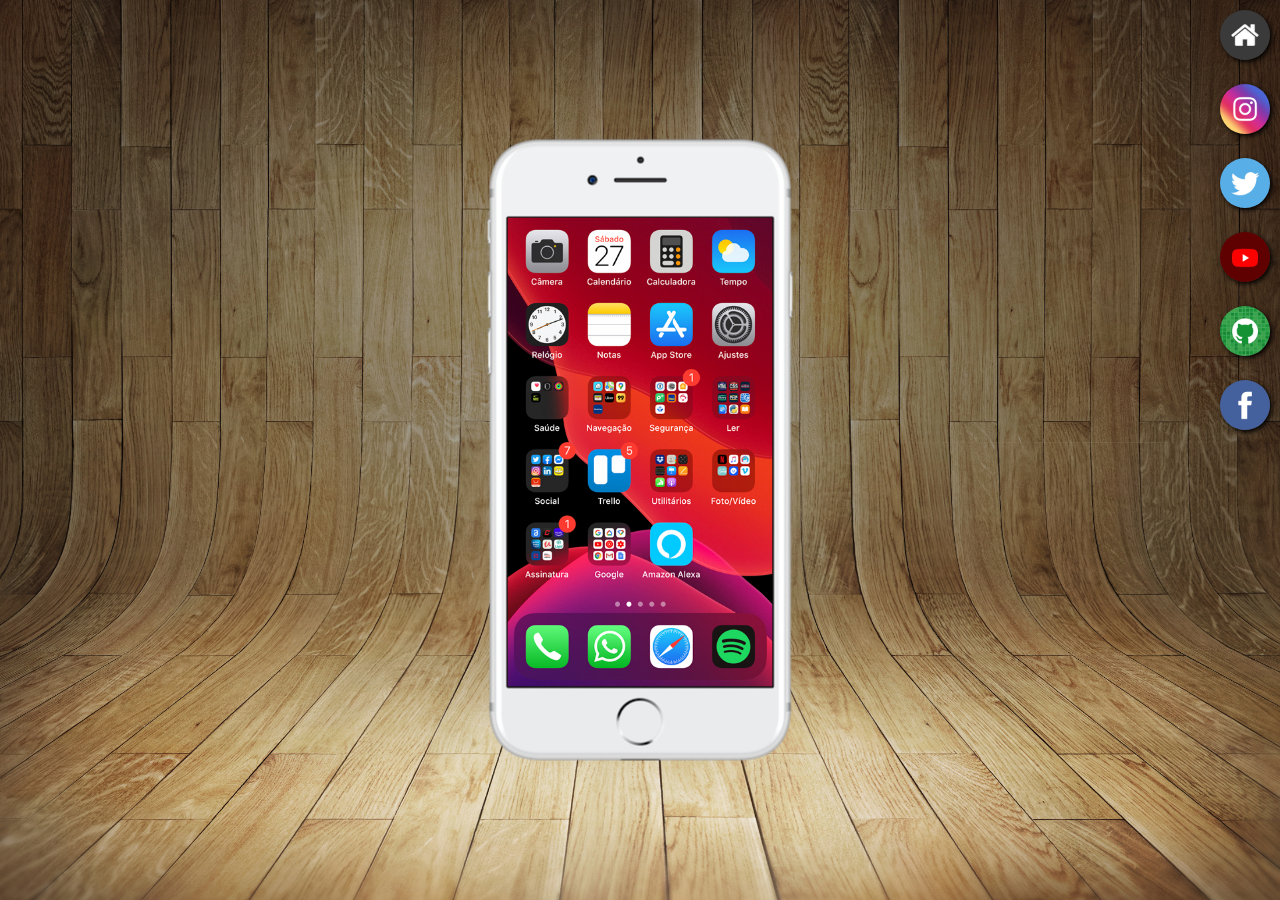
<file: index.html>
<!DOCTYPE html>
<html lang="pt-br">
<head>
  <meta charset="UTF-8">
  <meta http-equiv="X-UA-Compatible" content="IE=edge">
  <meta name="viewport" content="width=device-width, initial-scale=1.0">
  <link rel="stylesheet" href="estilos/style.css">
  <link rel="shortcut icon" href="favicon.ico" type="image/x-icon">
  <title>Projeto Social</title>
  <style>
  
  </style>
</head>
<body>
  <main>

    <section class="celular">
      <iframe src="home.html" frameborder="0" name="iframe" class="tela">ERROR.505</iframe>
    </section>


    <section class="apps">
      <a href="home.html" target="iframe">
        <img src="imagens/logo-home.jpg" alt="">
      </a>

      <br>

      <a href="insta.html" target="iframe">
        <img src="imagens/logo-instagram.jpg" alt="">
      </a>

      <br>

      <a href="twitter.html" target="iframe">
        <img src="imagens/logo-twitter.jpg" alt="">
      </a>

      <br>

      <a href="youtube.html" target="iframe">
        <img src="imagens/logo-youtube.jpg" alt="">
      </a>

      <br>

      <a href="github.html" target="iframe">
        <img src="imagens/logo-github.jpg" alt="">
      </a>

      <br>

      <a href="facebook.html" target="iframe">
        <img src="imagens/logo-facebook.jpg" alt="">
      </a>
    </section>
  </main>
</body>
</html>
</file>
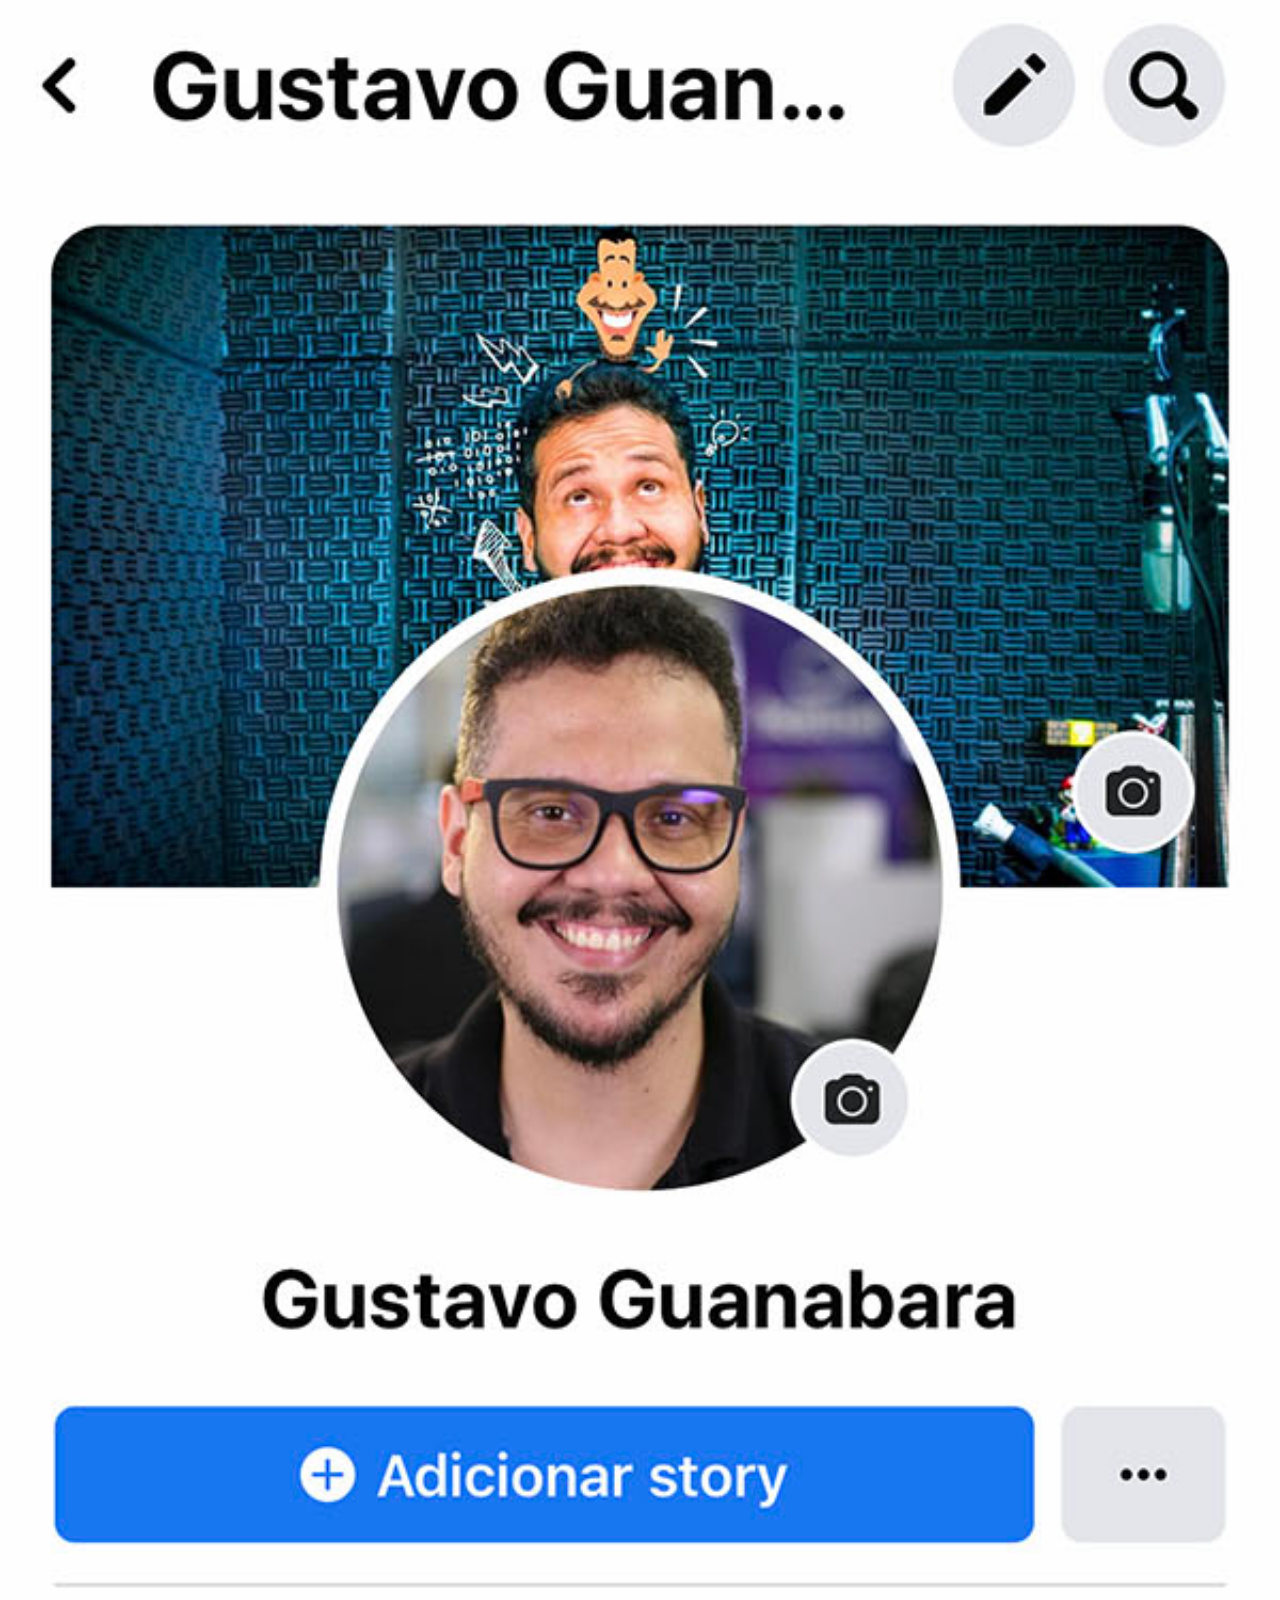
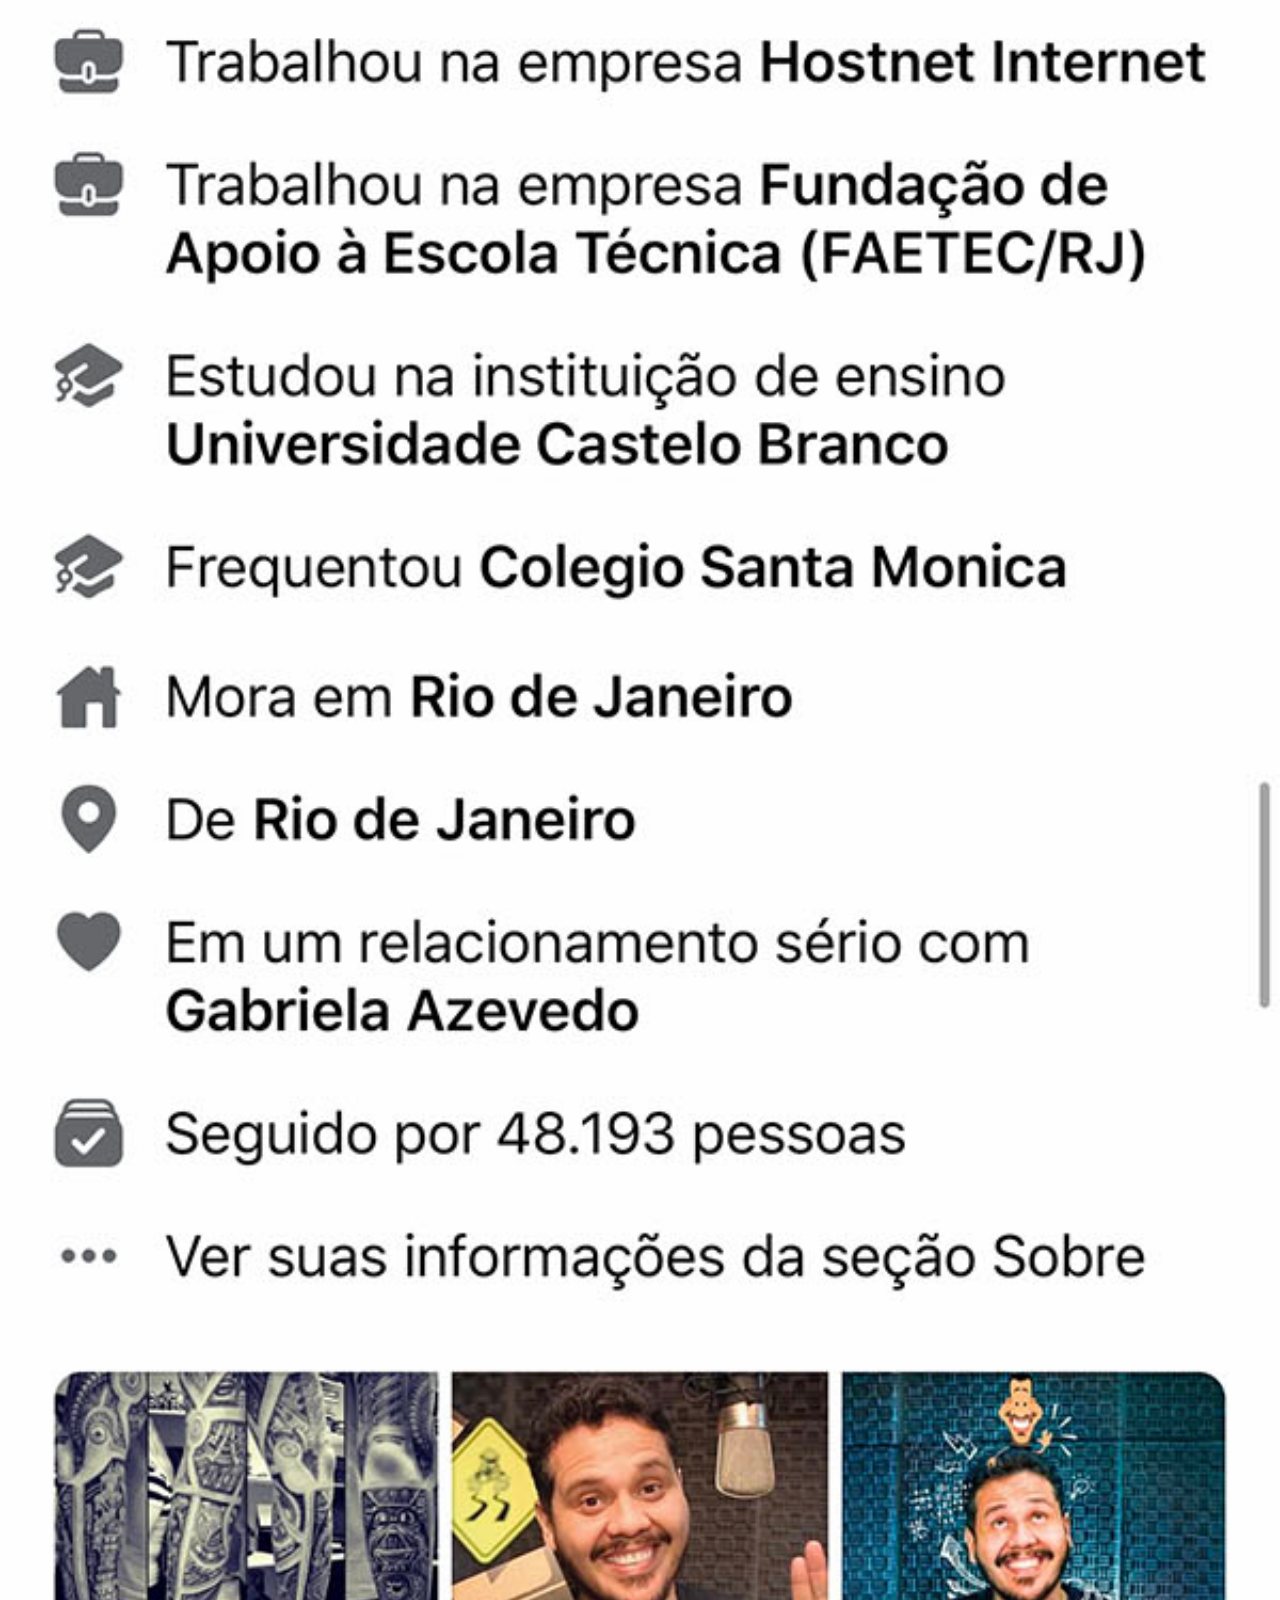
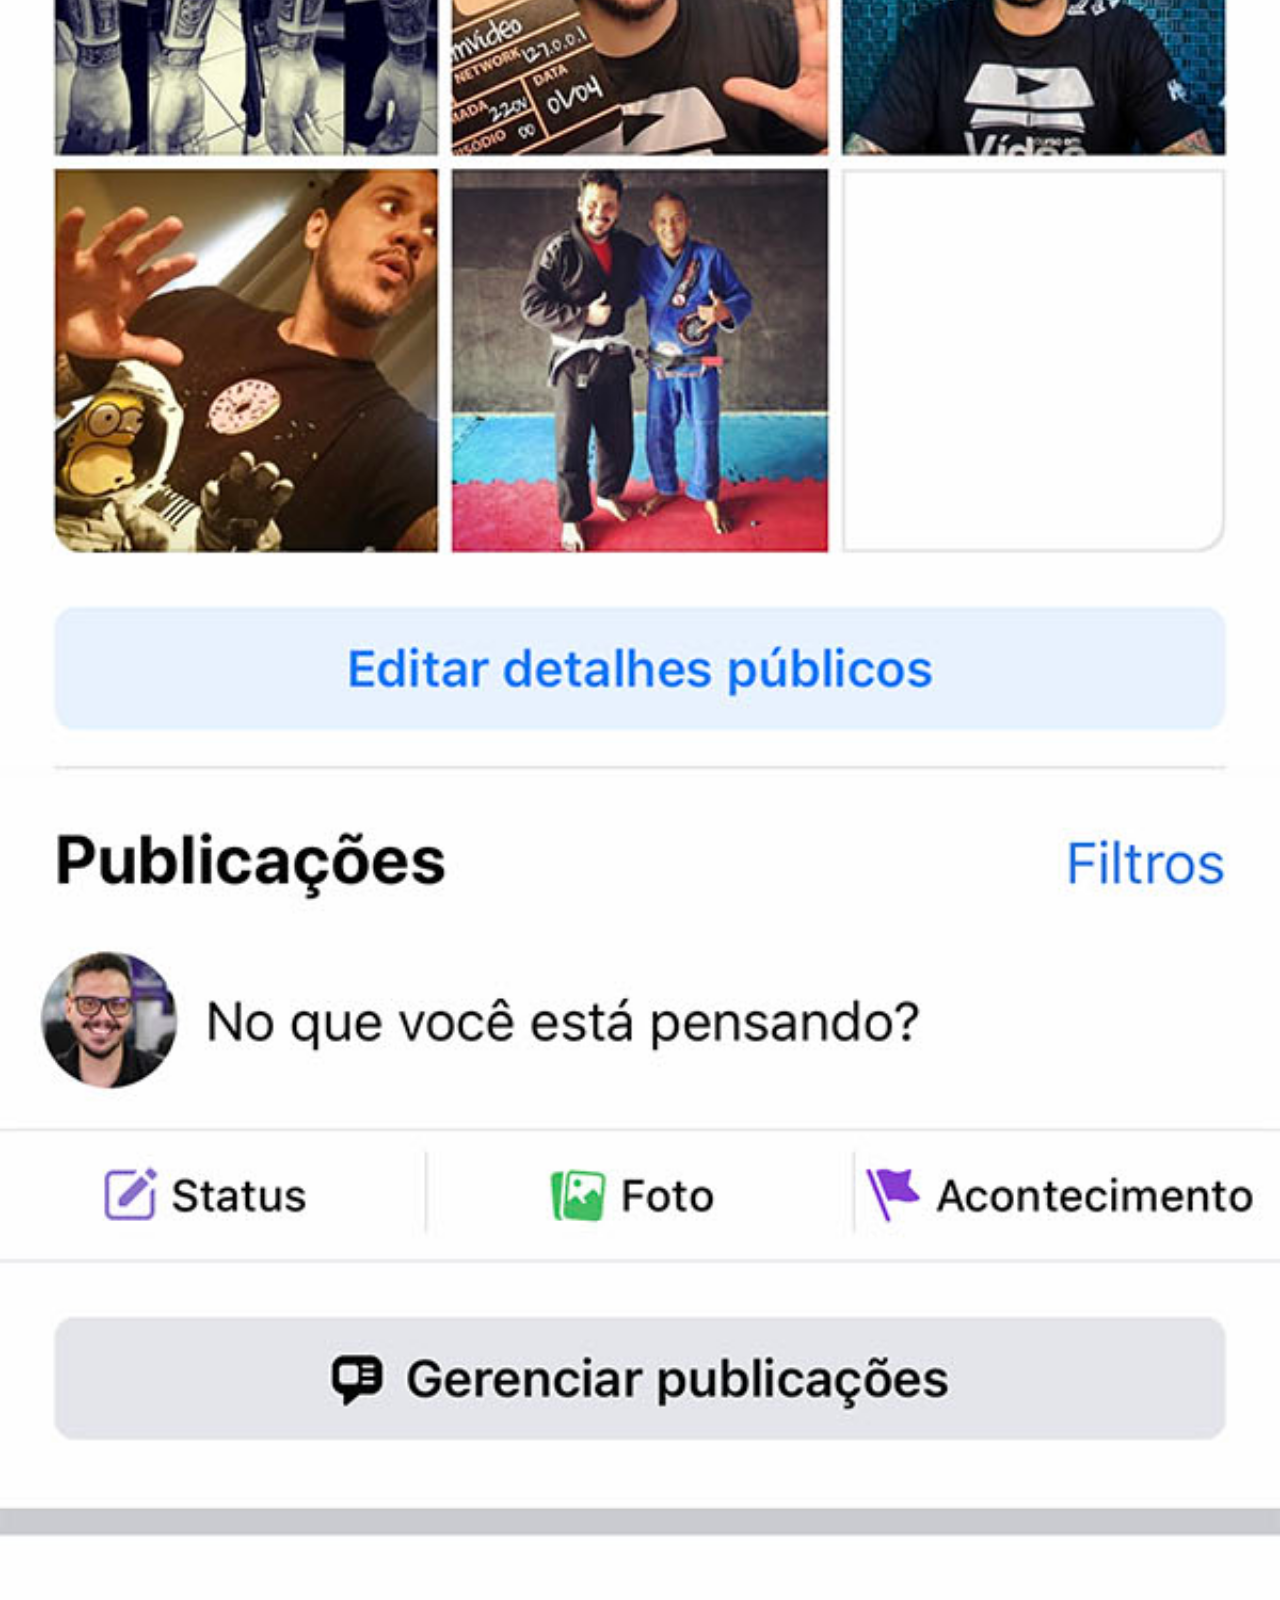
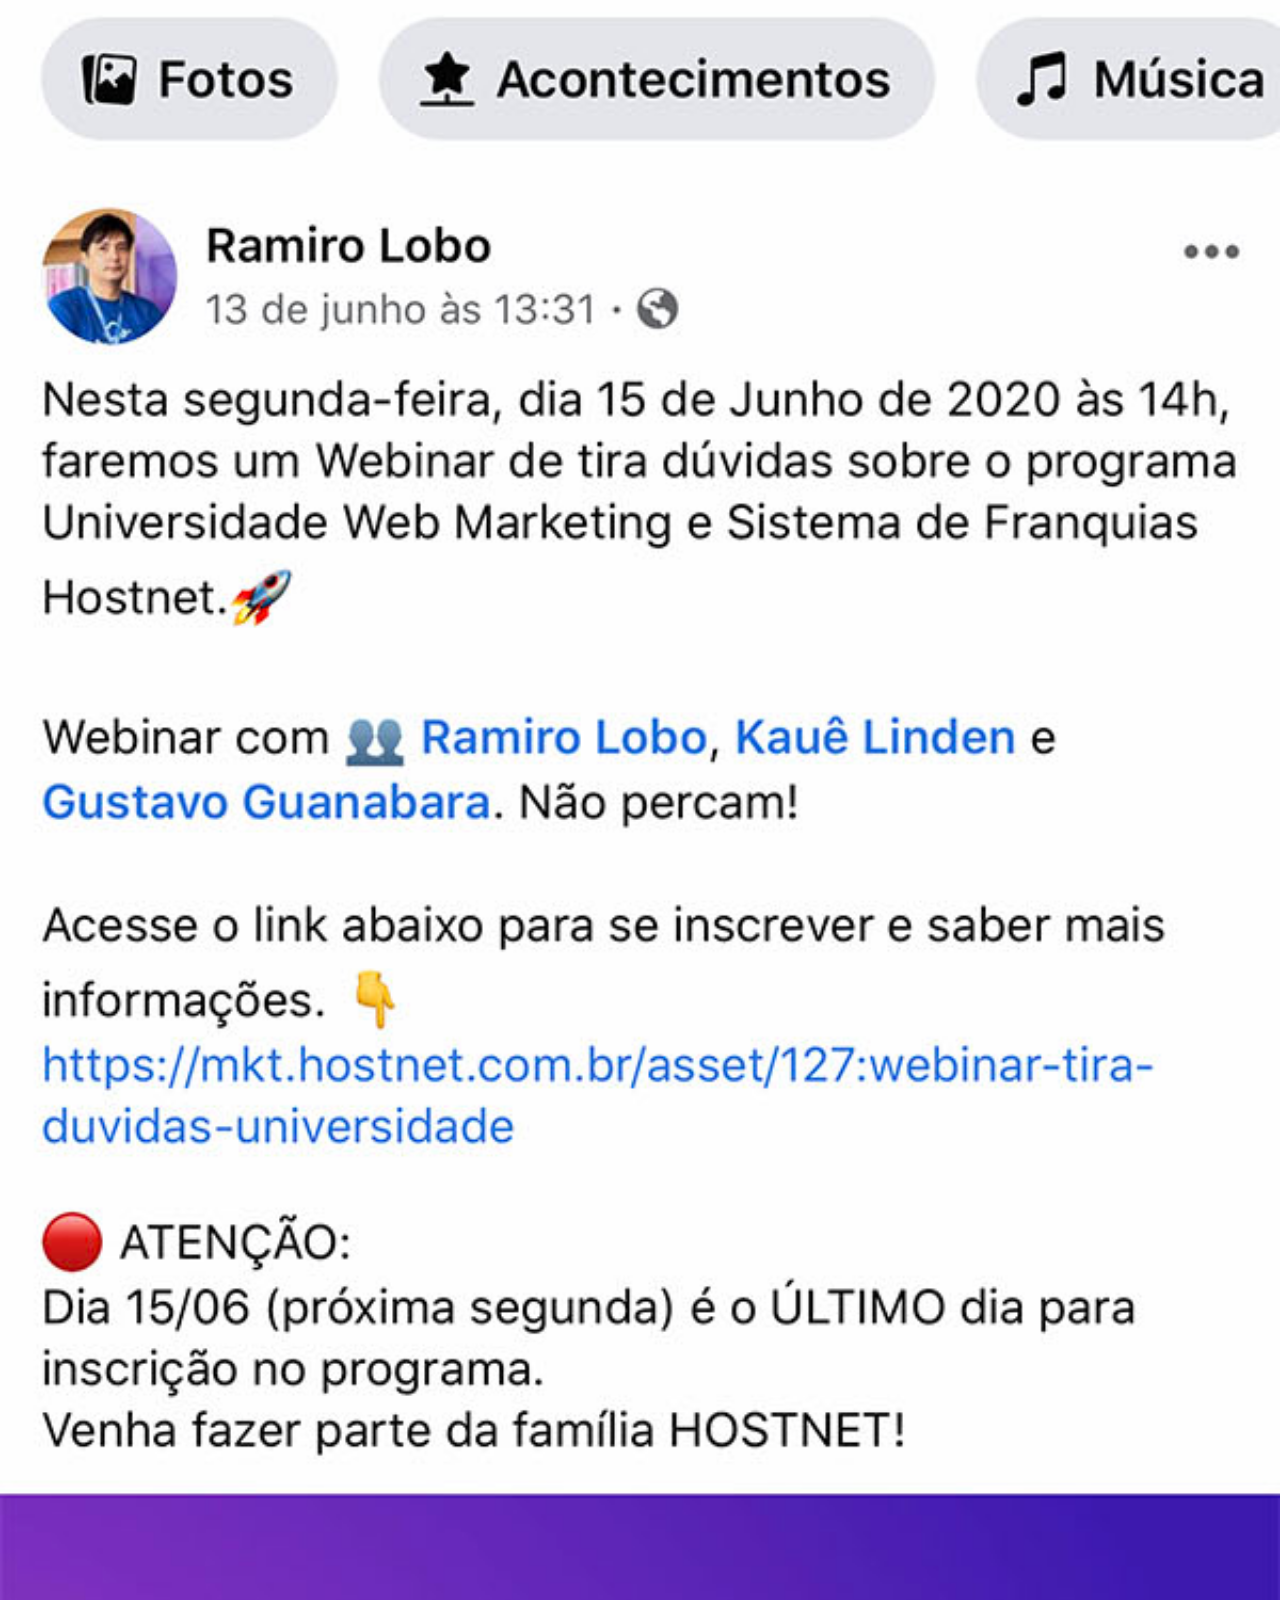
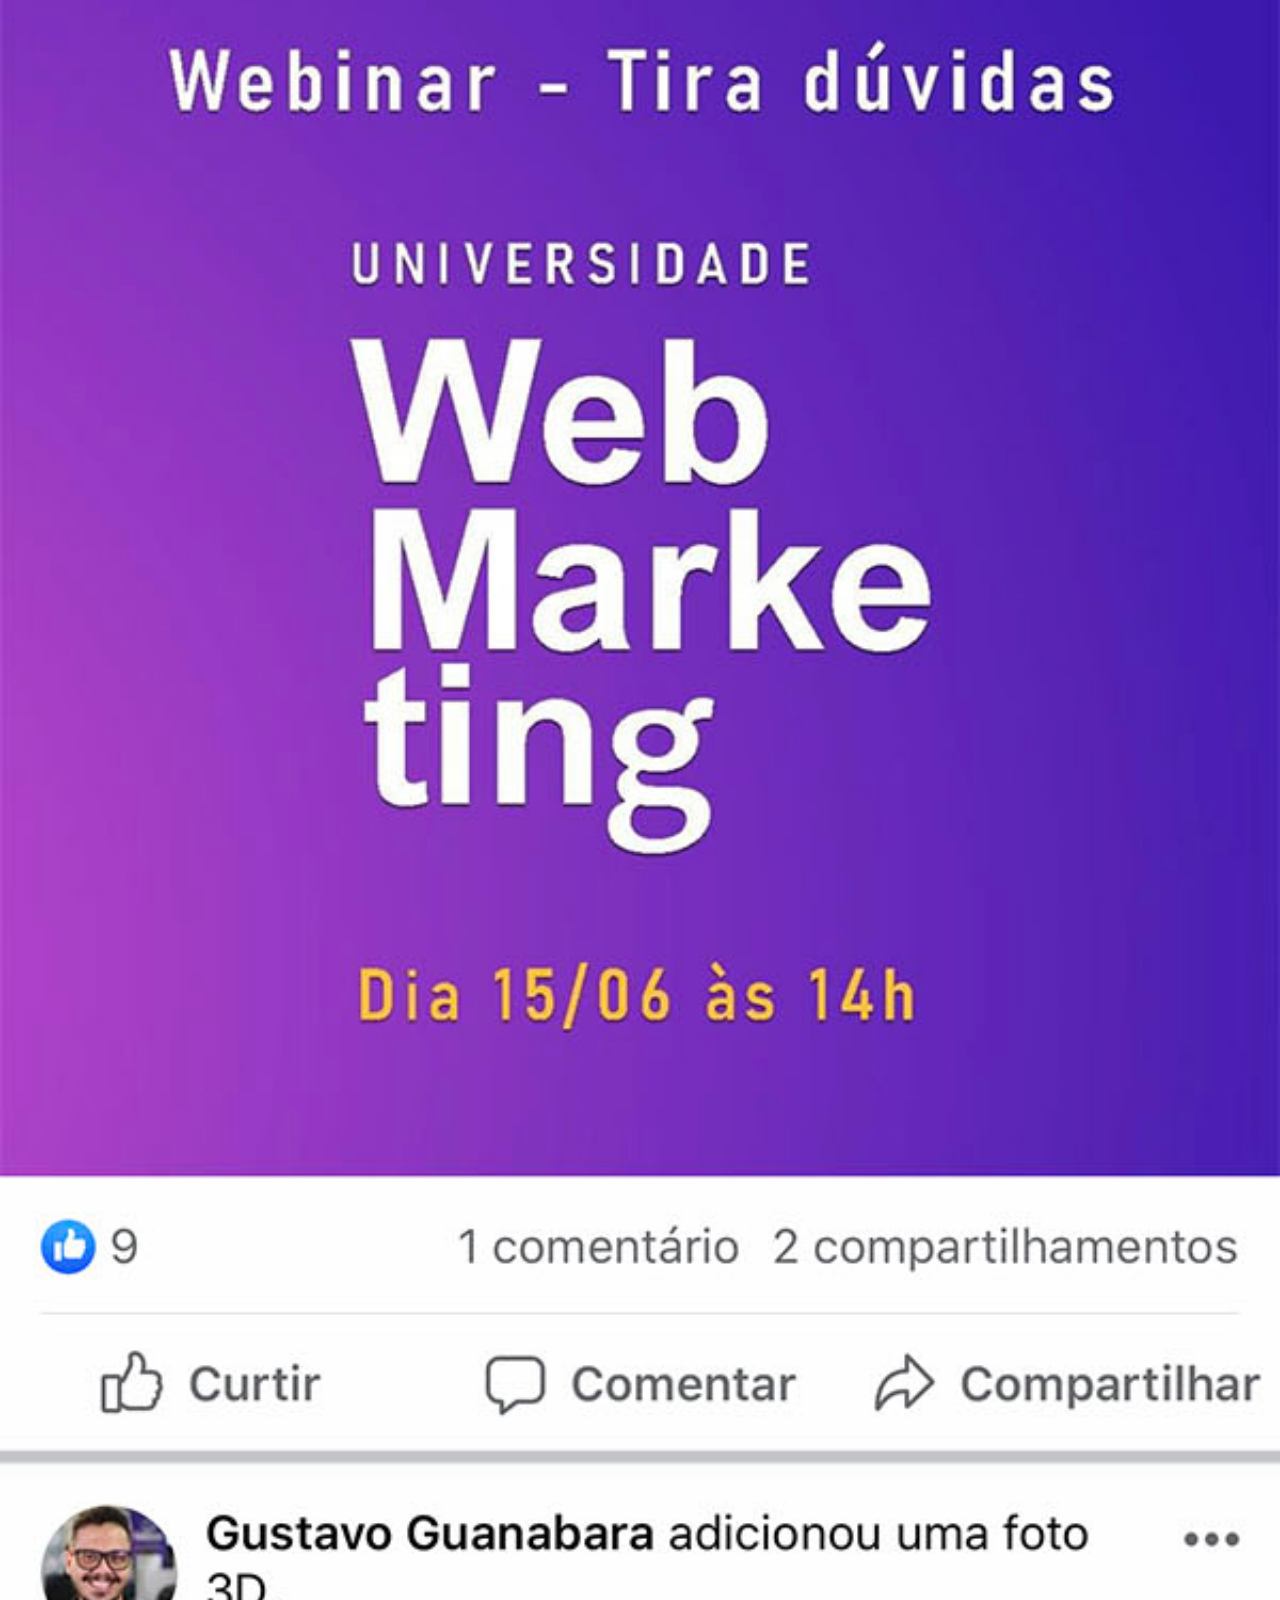
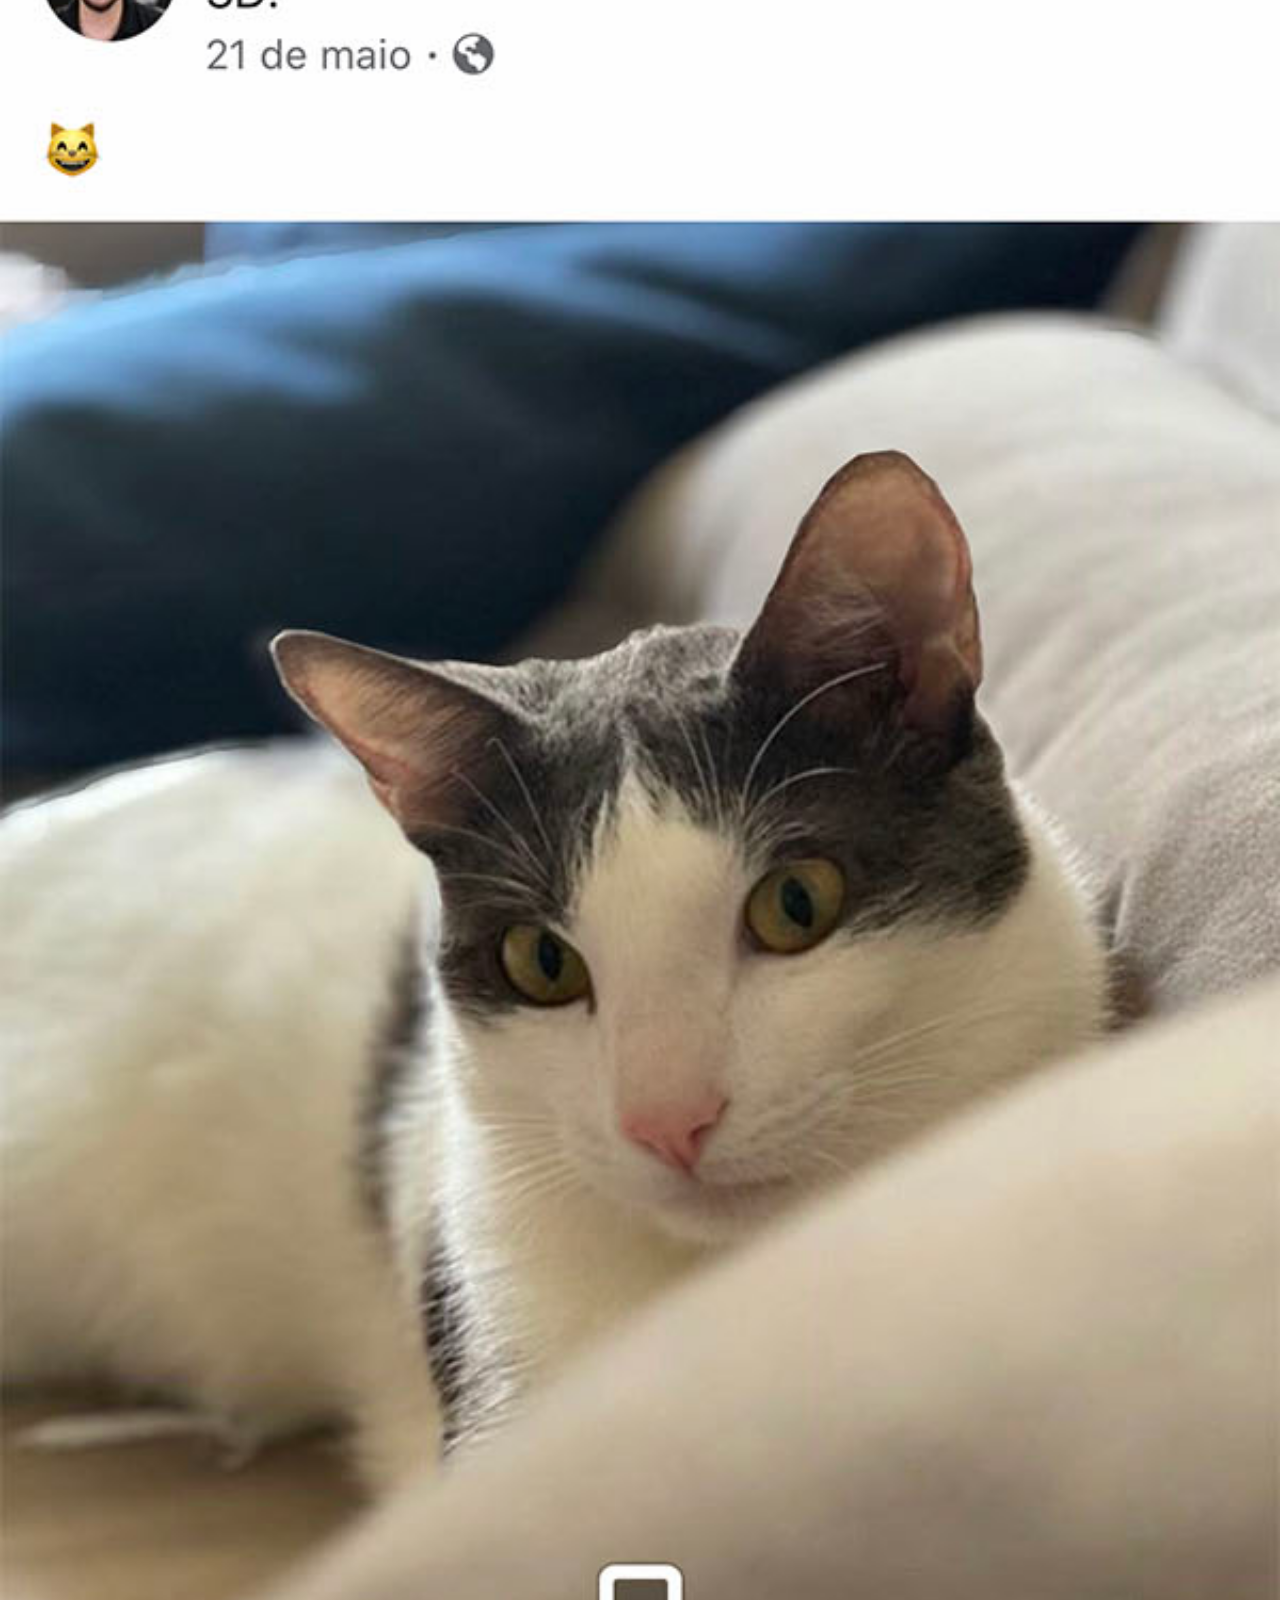
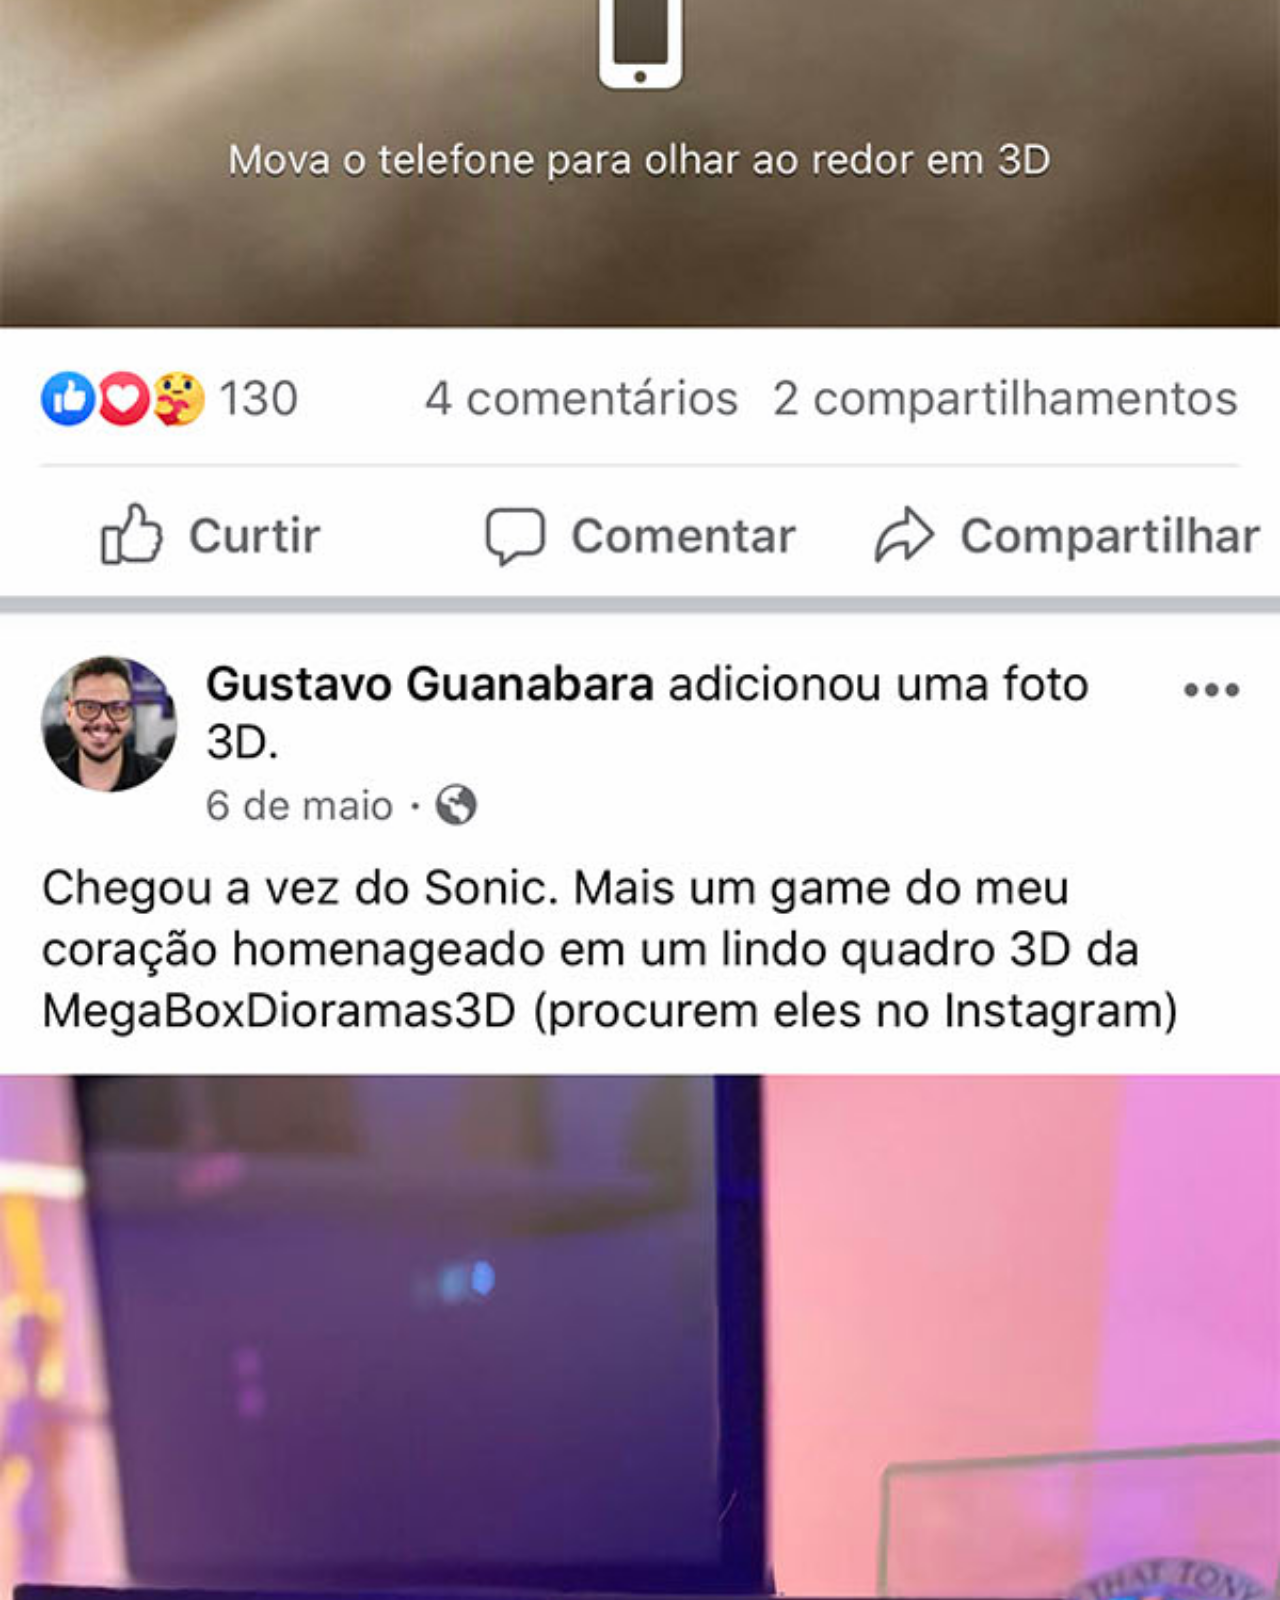
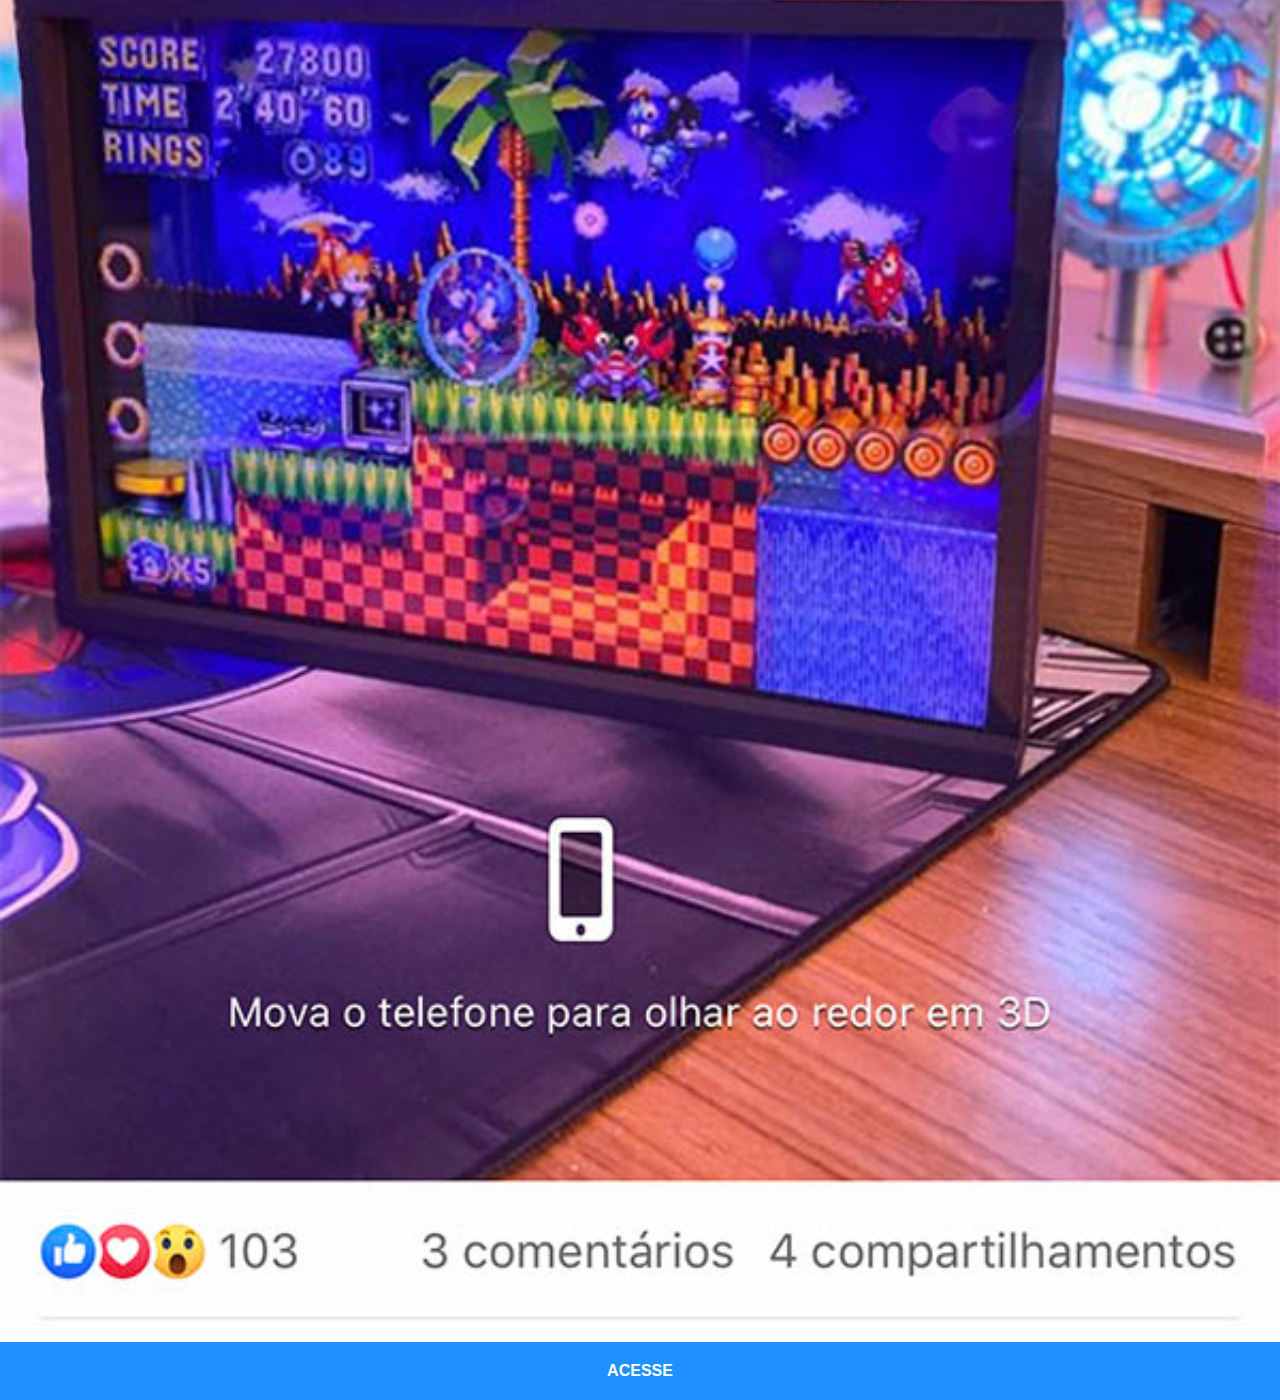
<file: facebook.html>
<!DOCTYPE html>
<html lang="pt-br">
<head>
  <meta charset="UTF-8">
  <meta http-equiv="X-UA-Compatible" content="IE=edge">
  <meta name="viewport" content="width=device-width, initial-scale=1.0">
  <link rel="stylesheet" href="estilos/style2.css">
  <title>Facebook</title>
  <style>
    body{
      background-color: white;
    }

    a{
      text-decoration: none;
      background-color:dodgerblue;
      color:white;
    }
  </style>
</head>
<body>
  <img src="imagens/tela-facebook.jpg" alt="">
  <a href="https://pt-br.facebook.com" target="_blank">ACESSE</a>
</body>
</html>
</file>
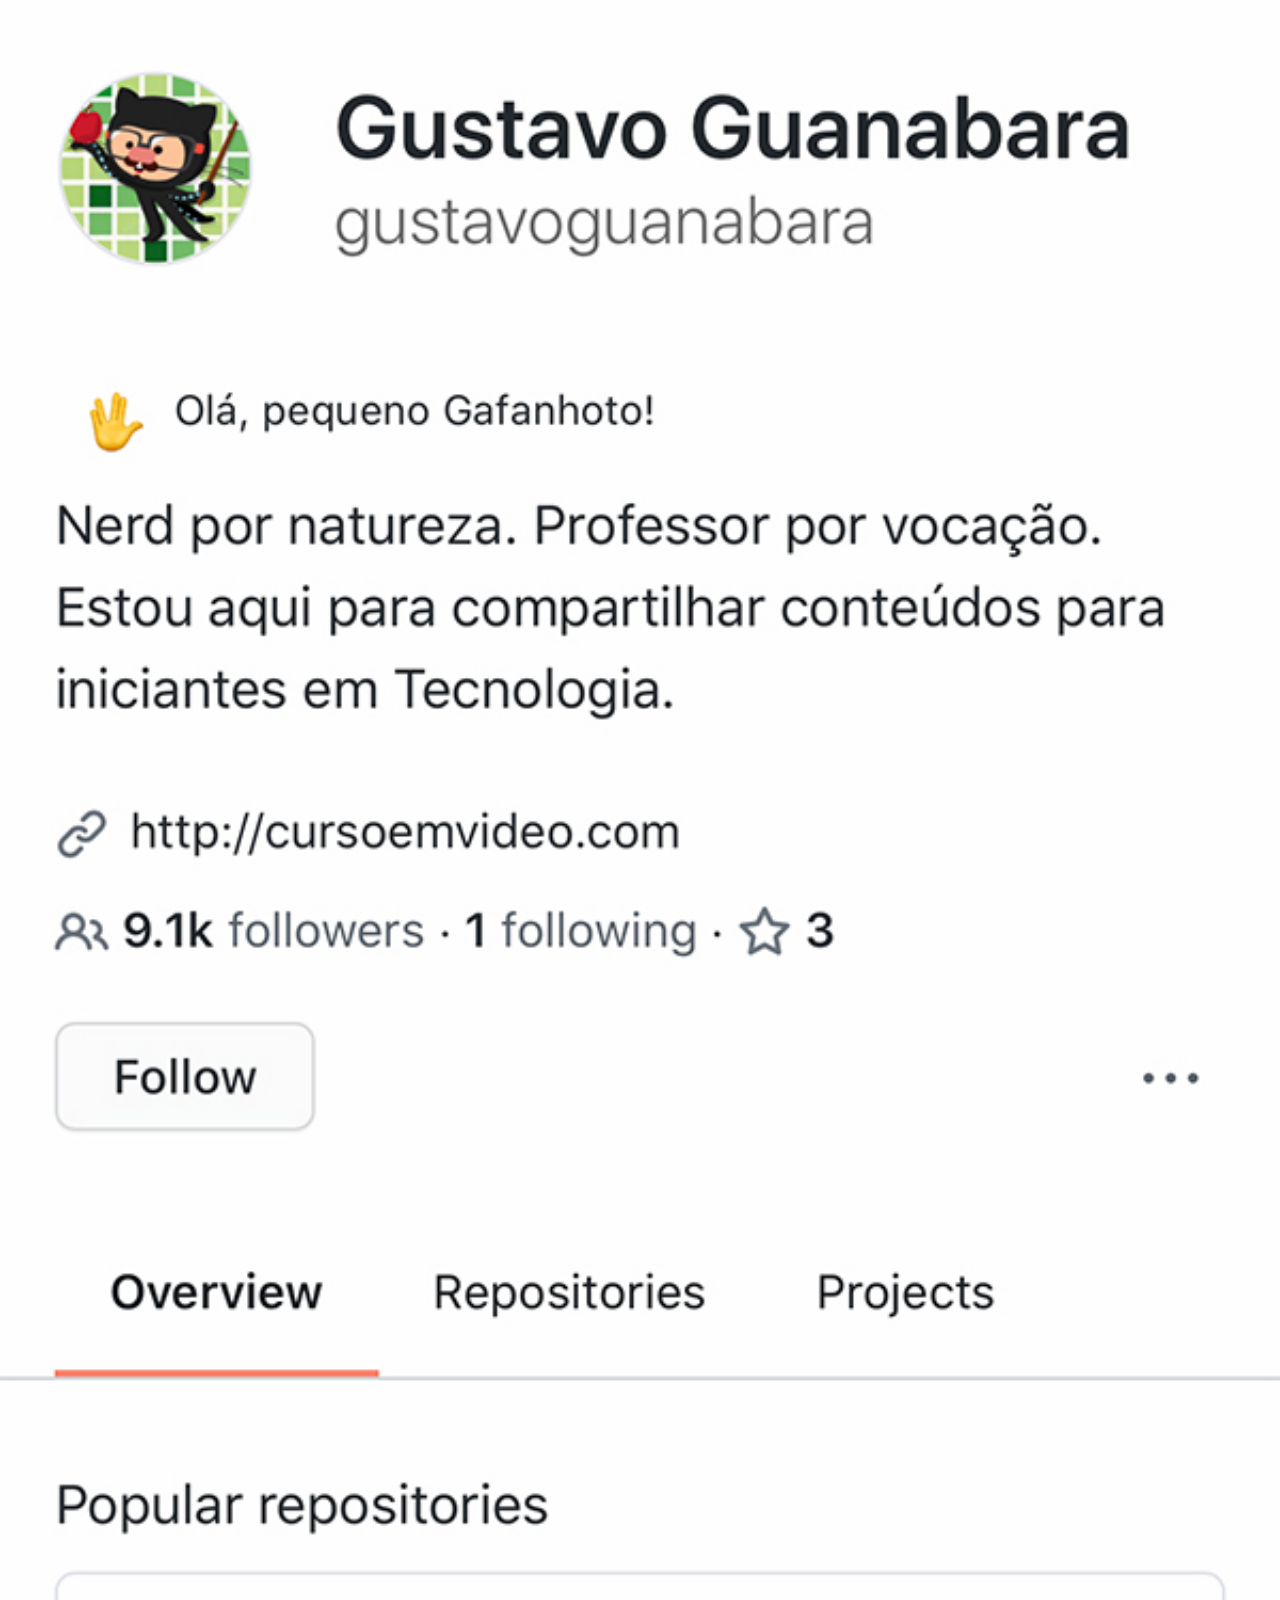
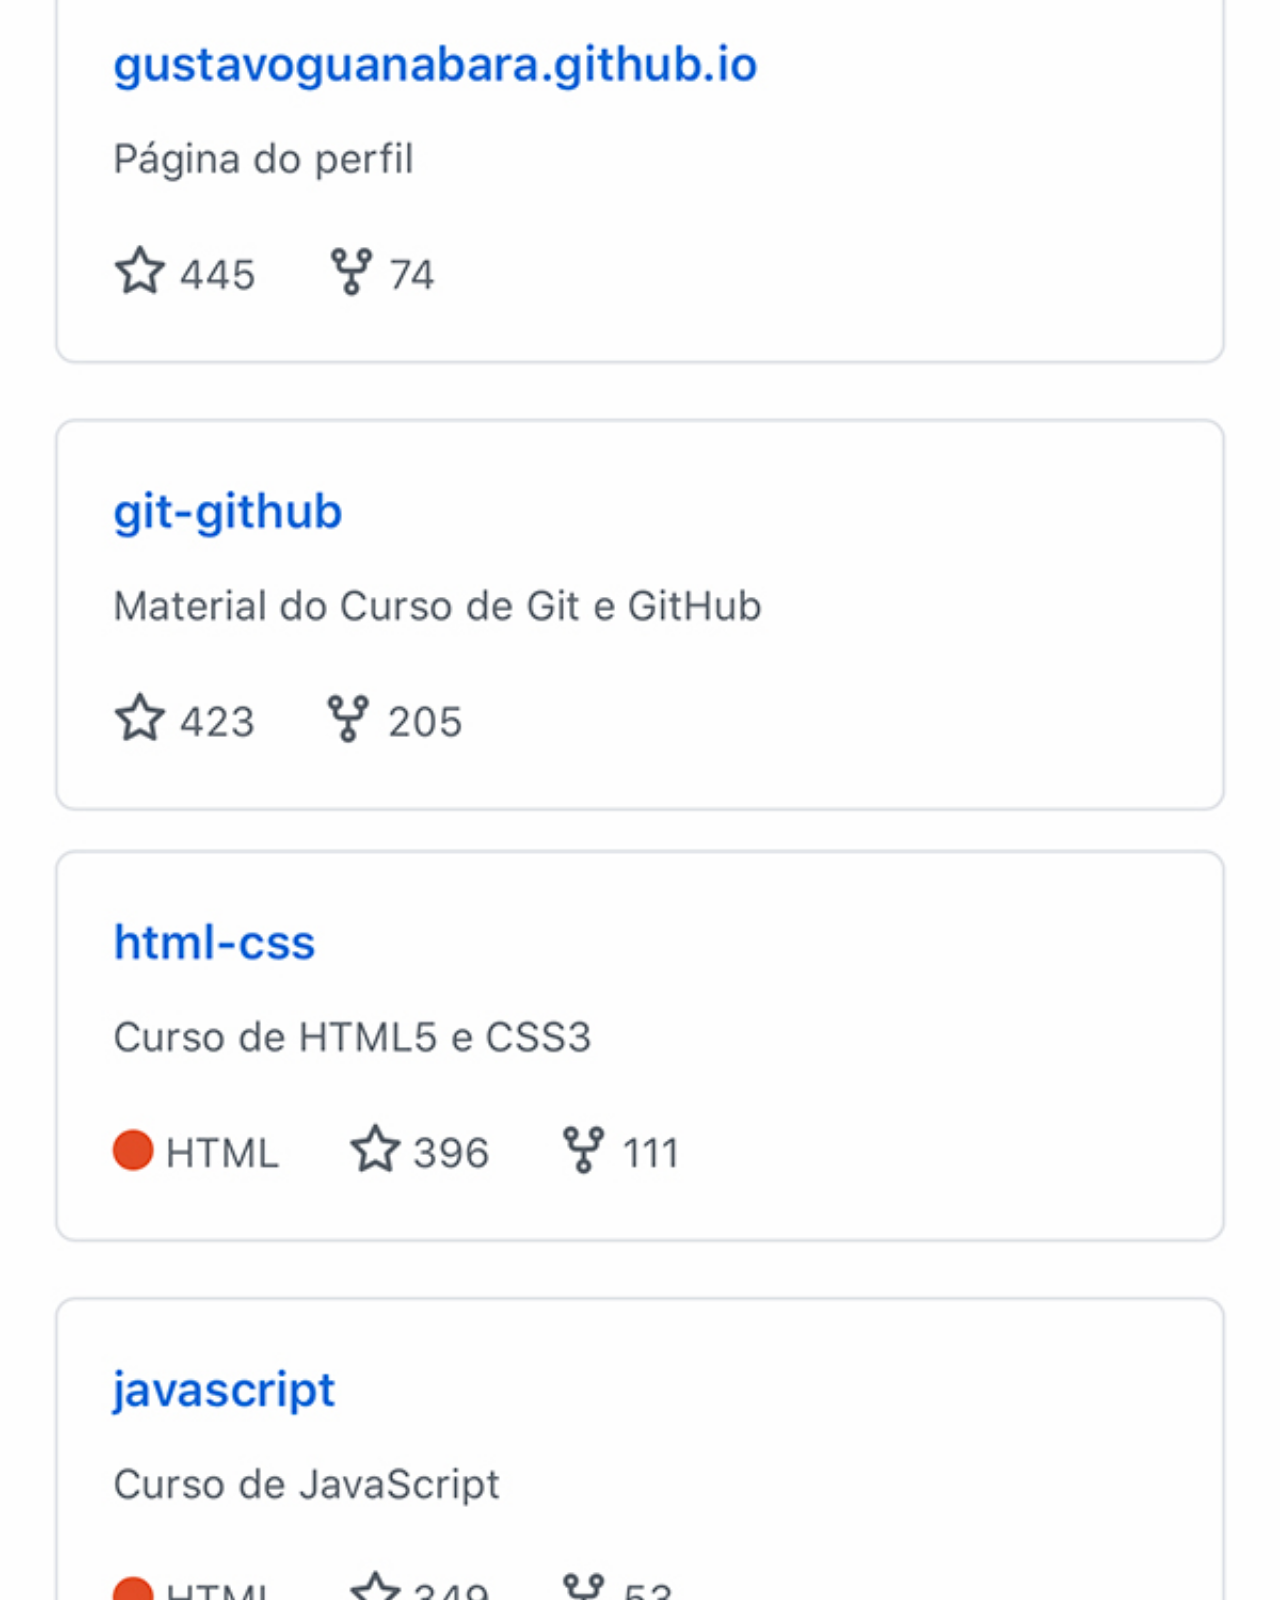
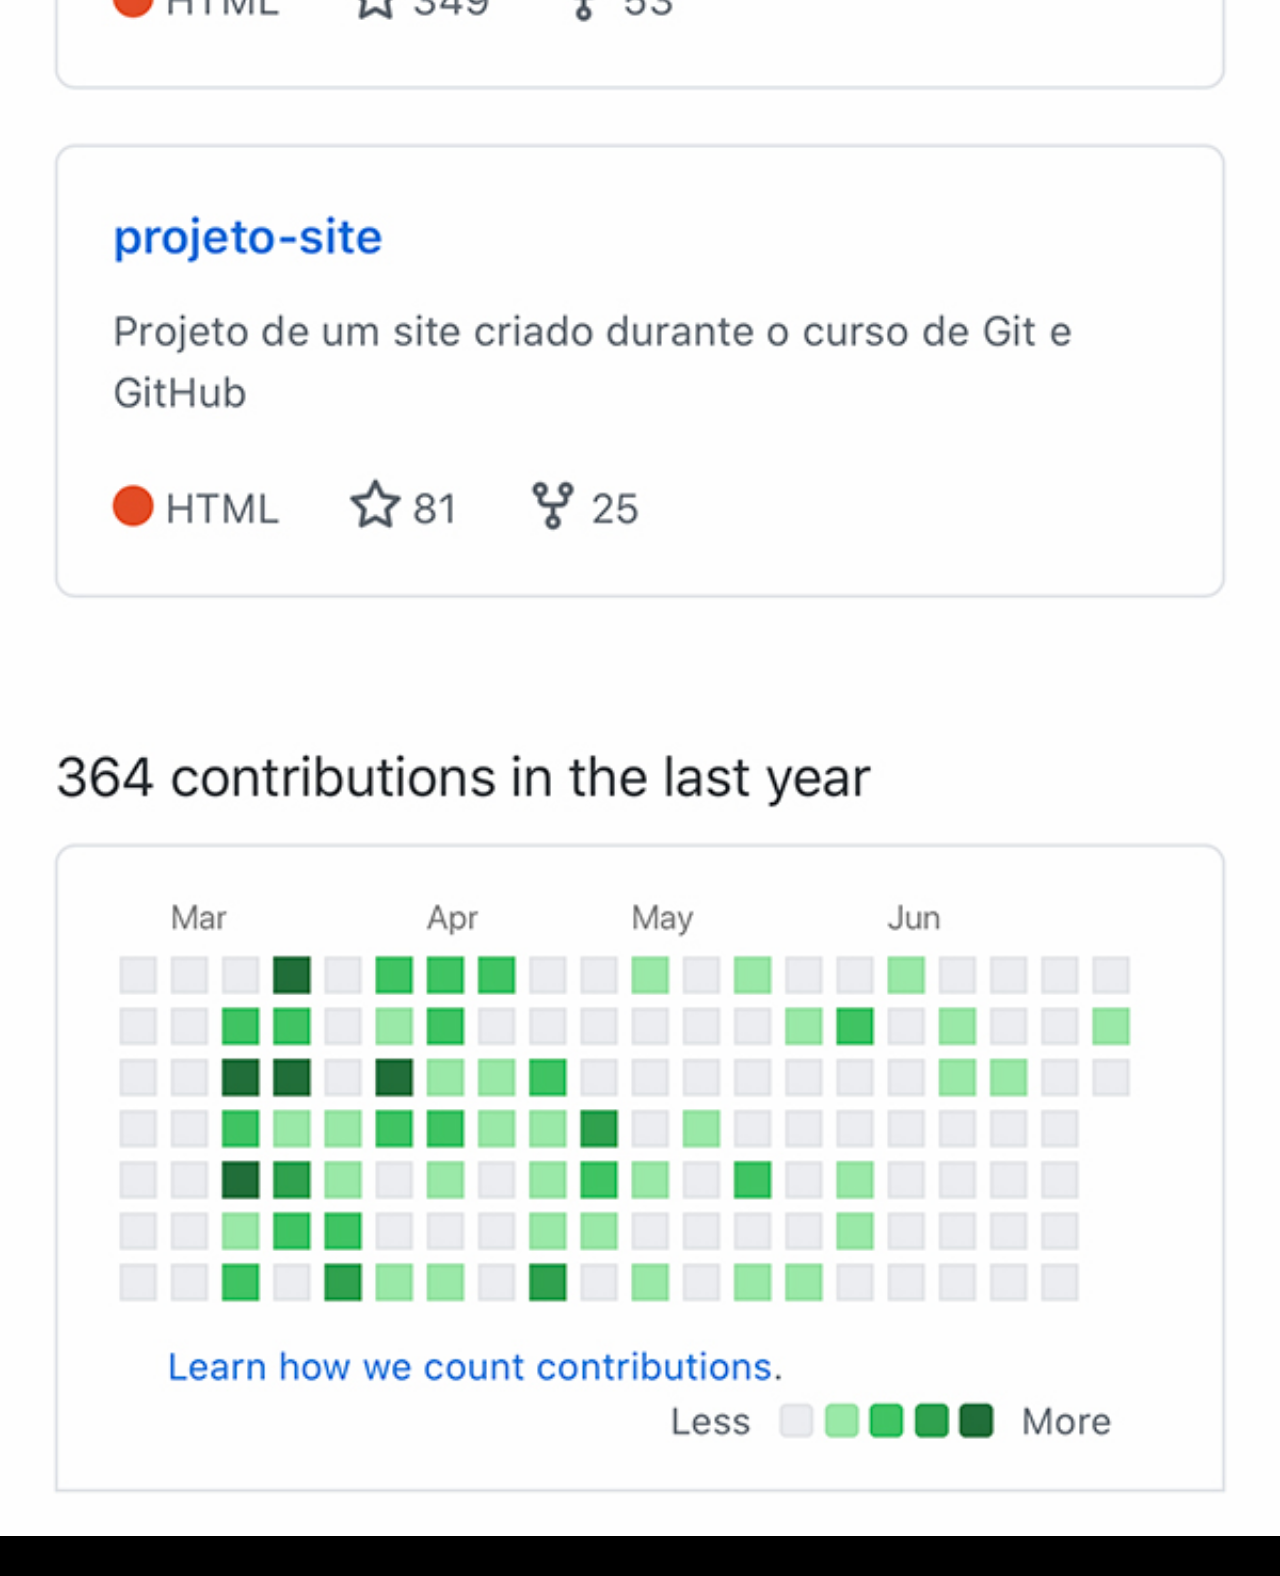
<file: github.html>
<!DOCTYPE html>
<html lang="en">
<head>
  <meta charset="UTF-8">
  <meta http-equiv="X-UA-Compatible" content="IE=edge">
  <meta name="viewport" content="width=device-width, initial-scale=1.0">
  <link rel="stylesheet" href="estilos/style2.css">
  <title>Document</title>
  <style>
    a{
      background-color: black;
      color: white;
    }
  </style>
</head>
<body>
  <img src="imagens/tela-github.jpg" alt="">
  <a href="https://github.com" target="_blank"></a>
</body>
</html>
</file>
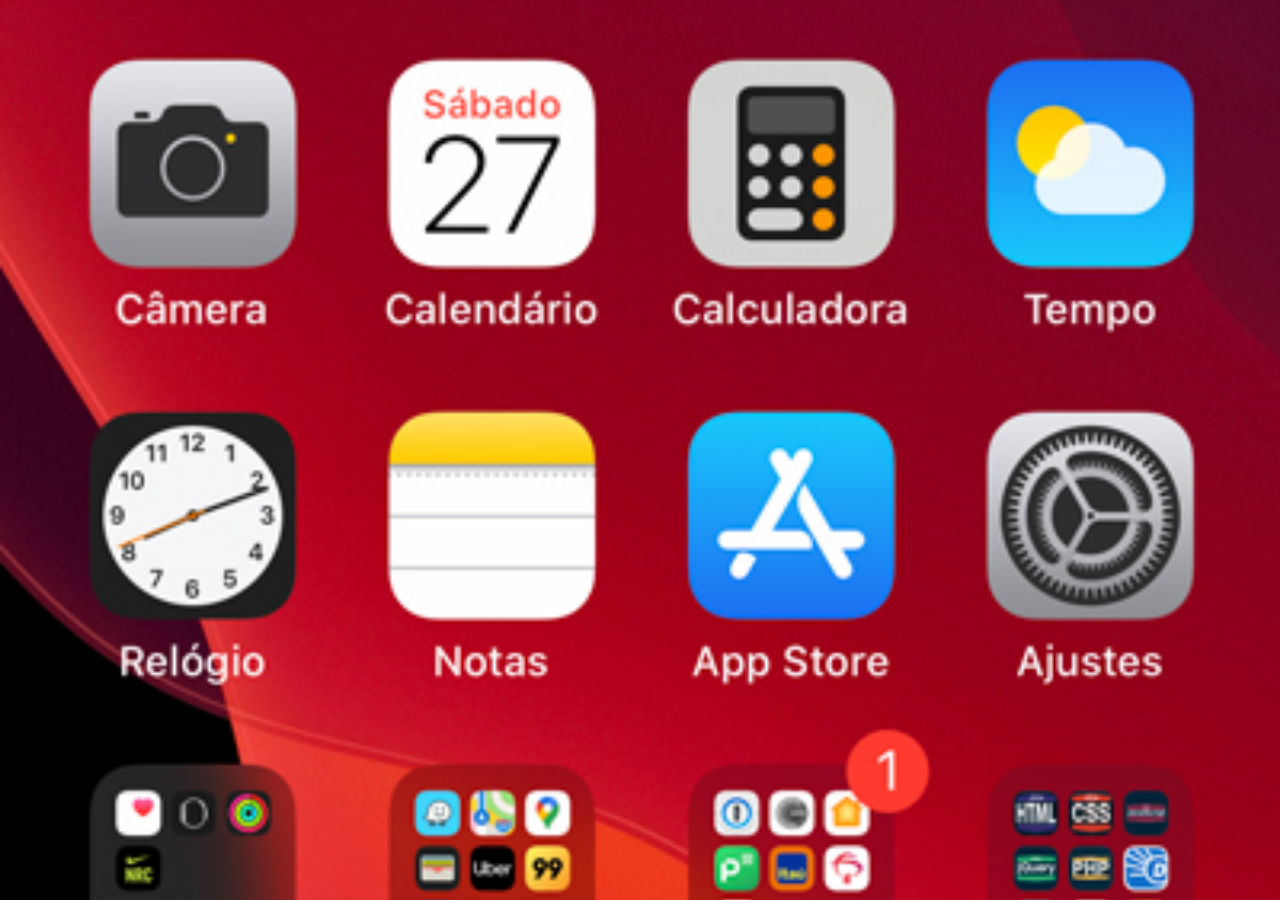
<file: home.html>
<!DOCTYPE html>
<html lang="pt-br">
<head>
  <meta charset="UTF-8">
  <meta http-equiv="X-UA-Compatible" content="IE=edge">
  <meta name="viewport" content="width=device-width, initial-scale=1.0">
  <title>home</title>
  <style>
    * {
      margin: 0px;
      padding: 0px;
    }

    body{
      background: black url(imagens/tela-home.jpg) no-repeat top center fixed;
      background-size: cover;
    }
  </style>
</head>
<body>
  
</body>
</html>
</file>
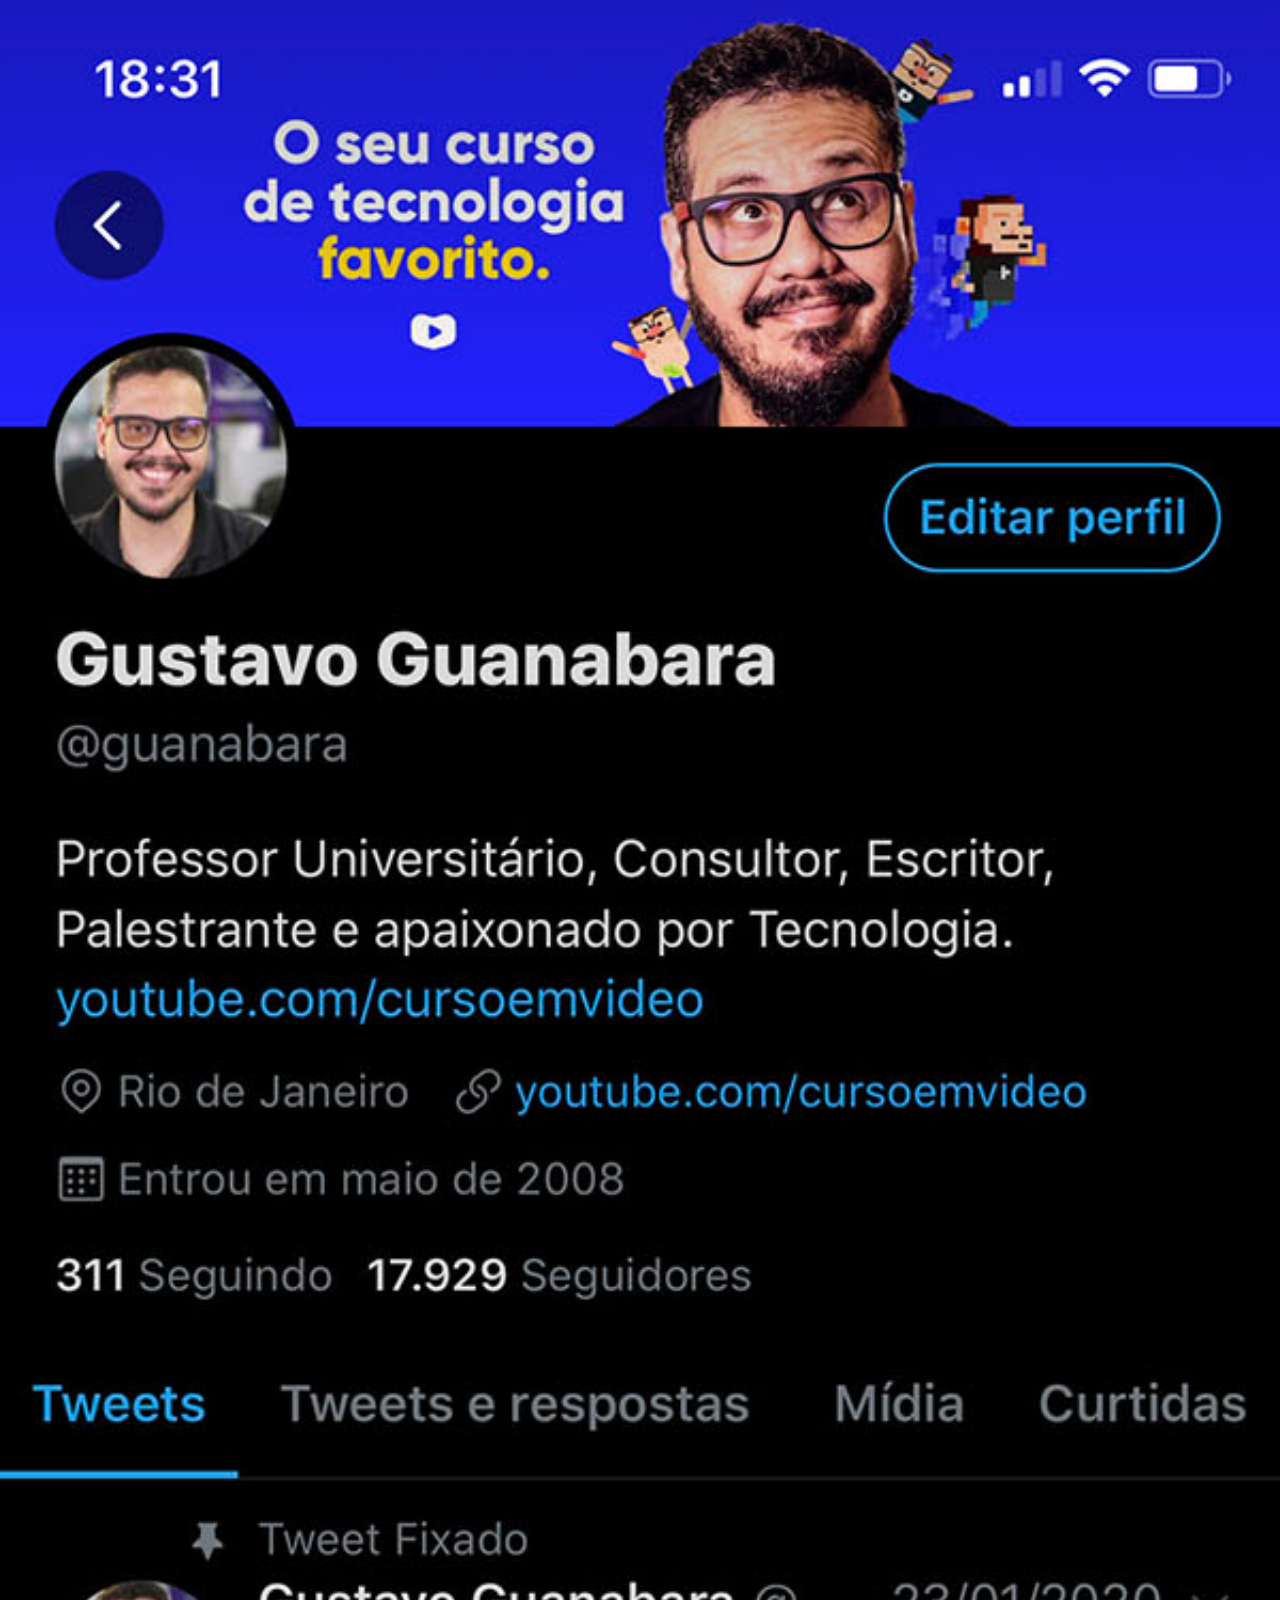
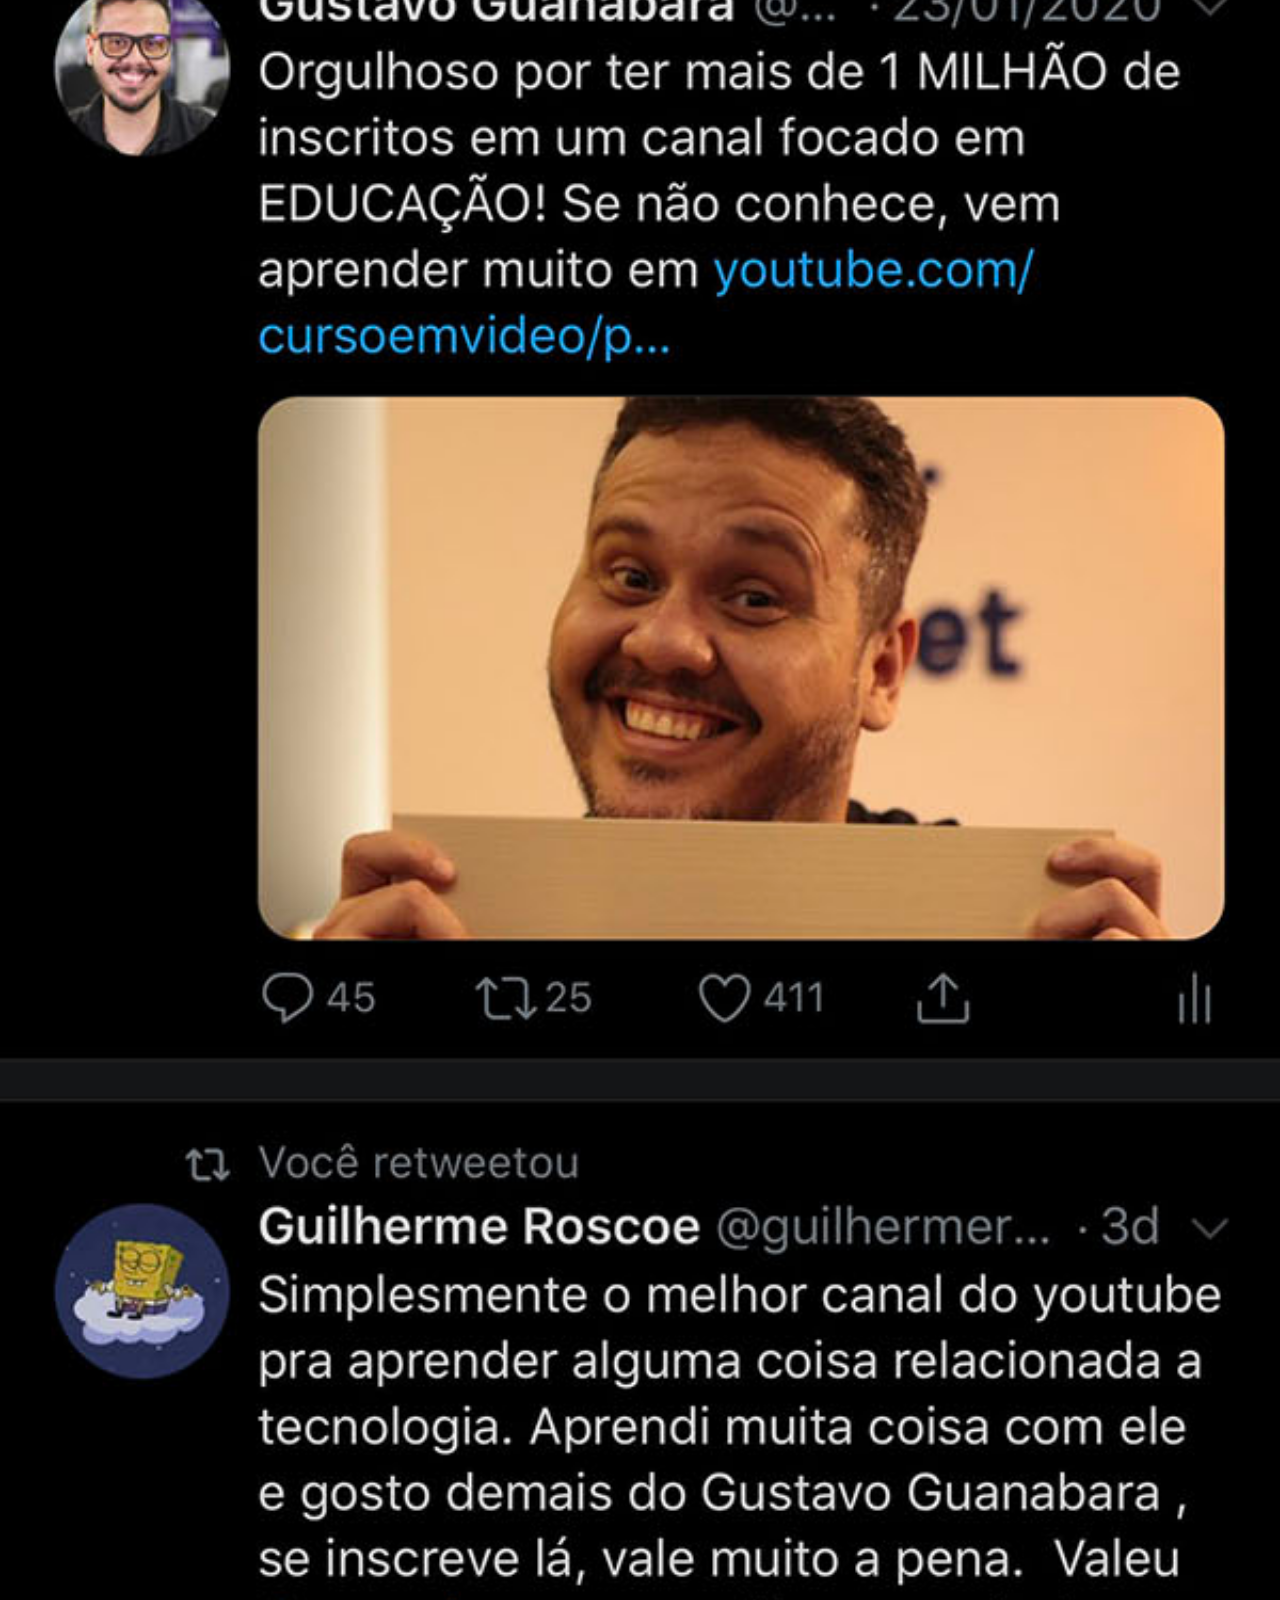
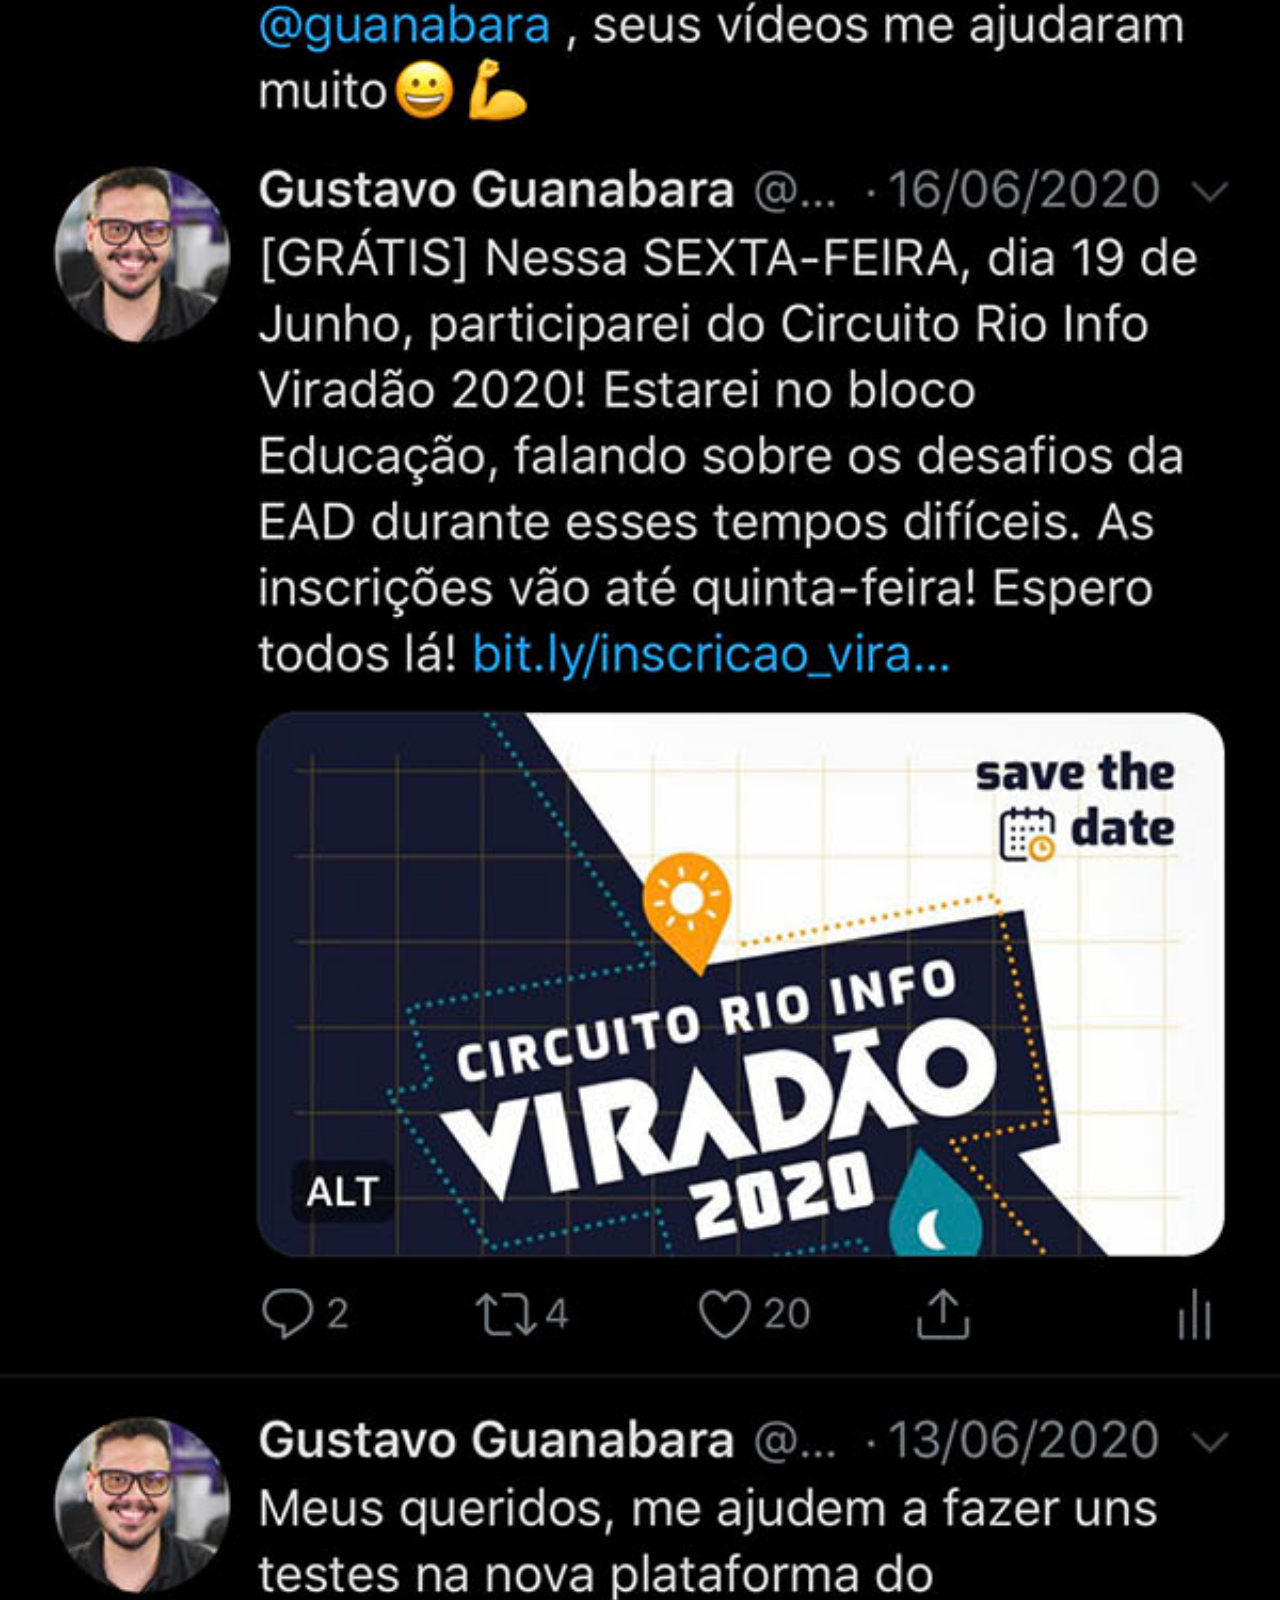
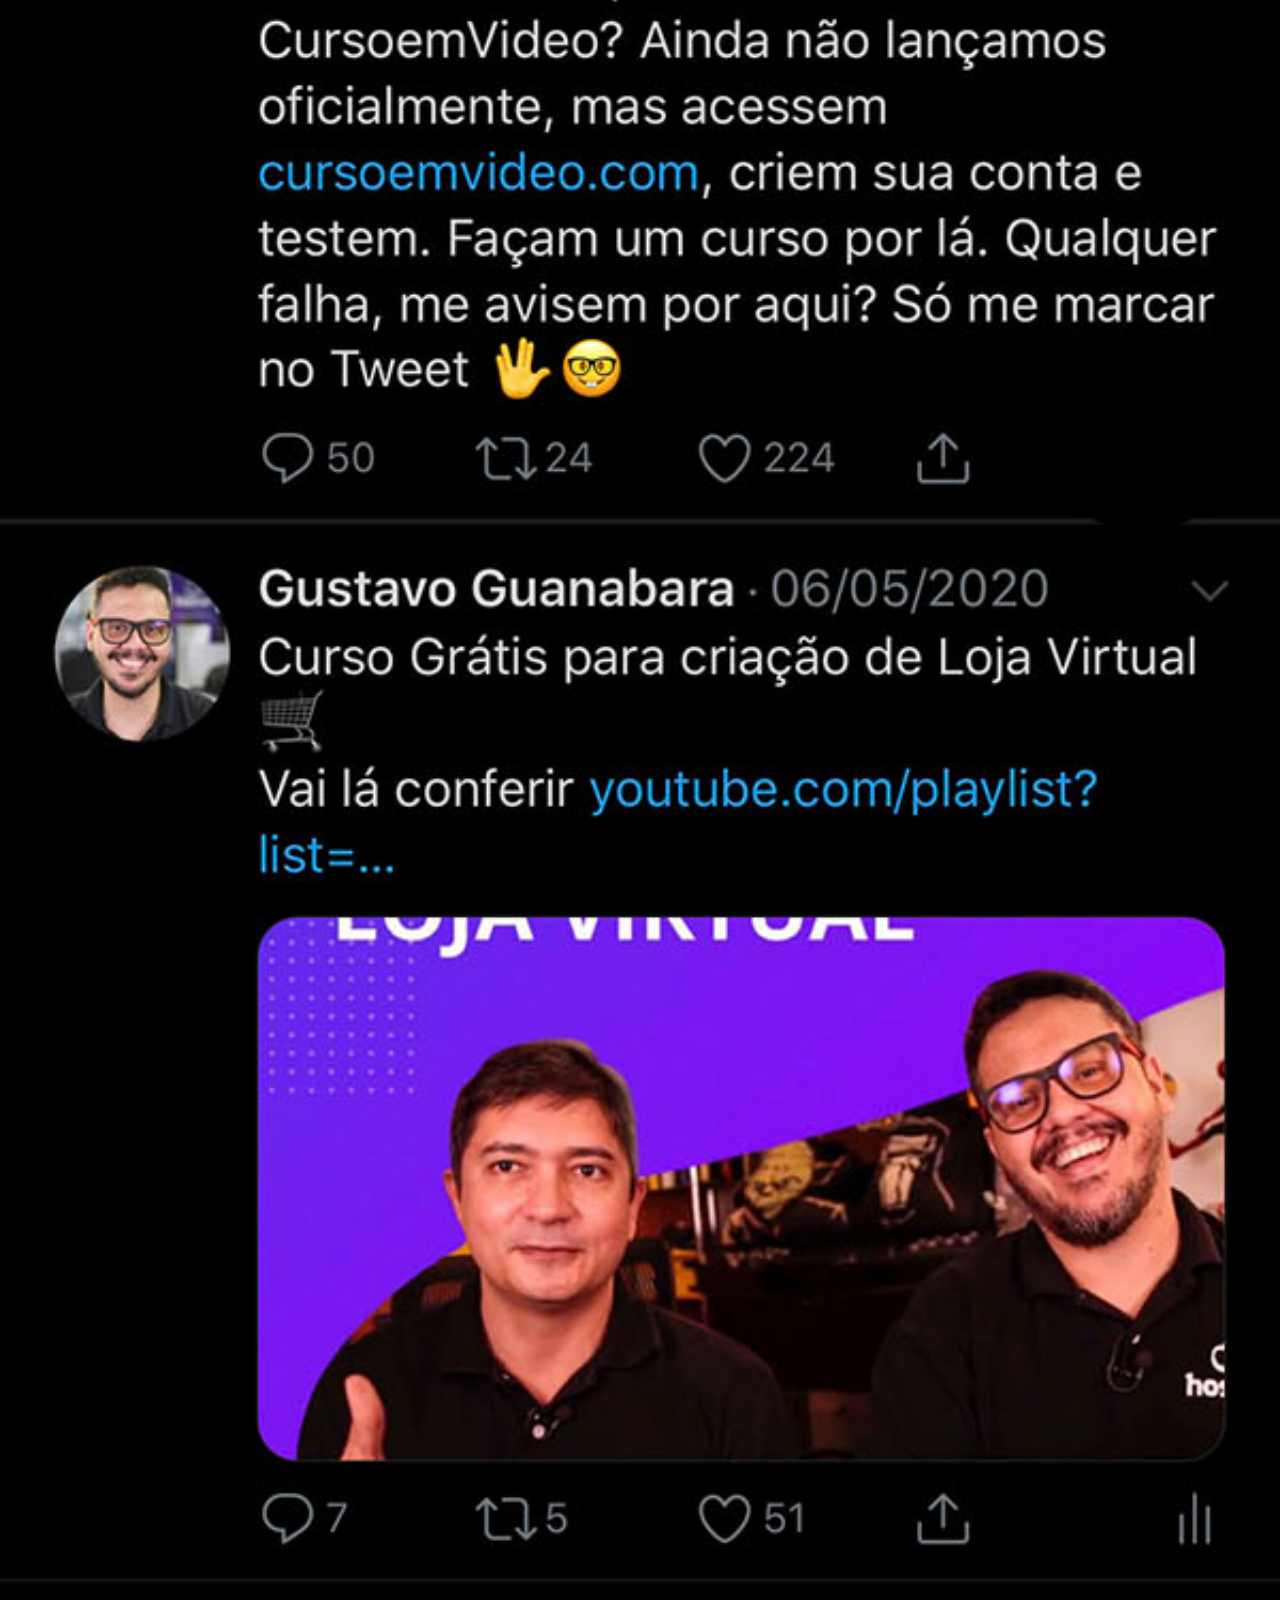
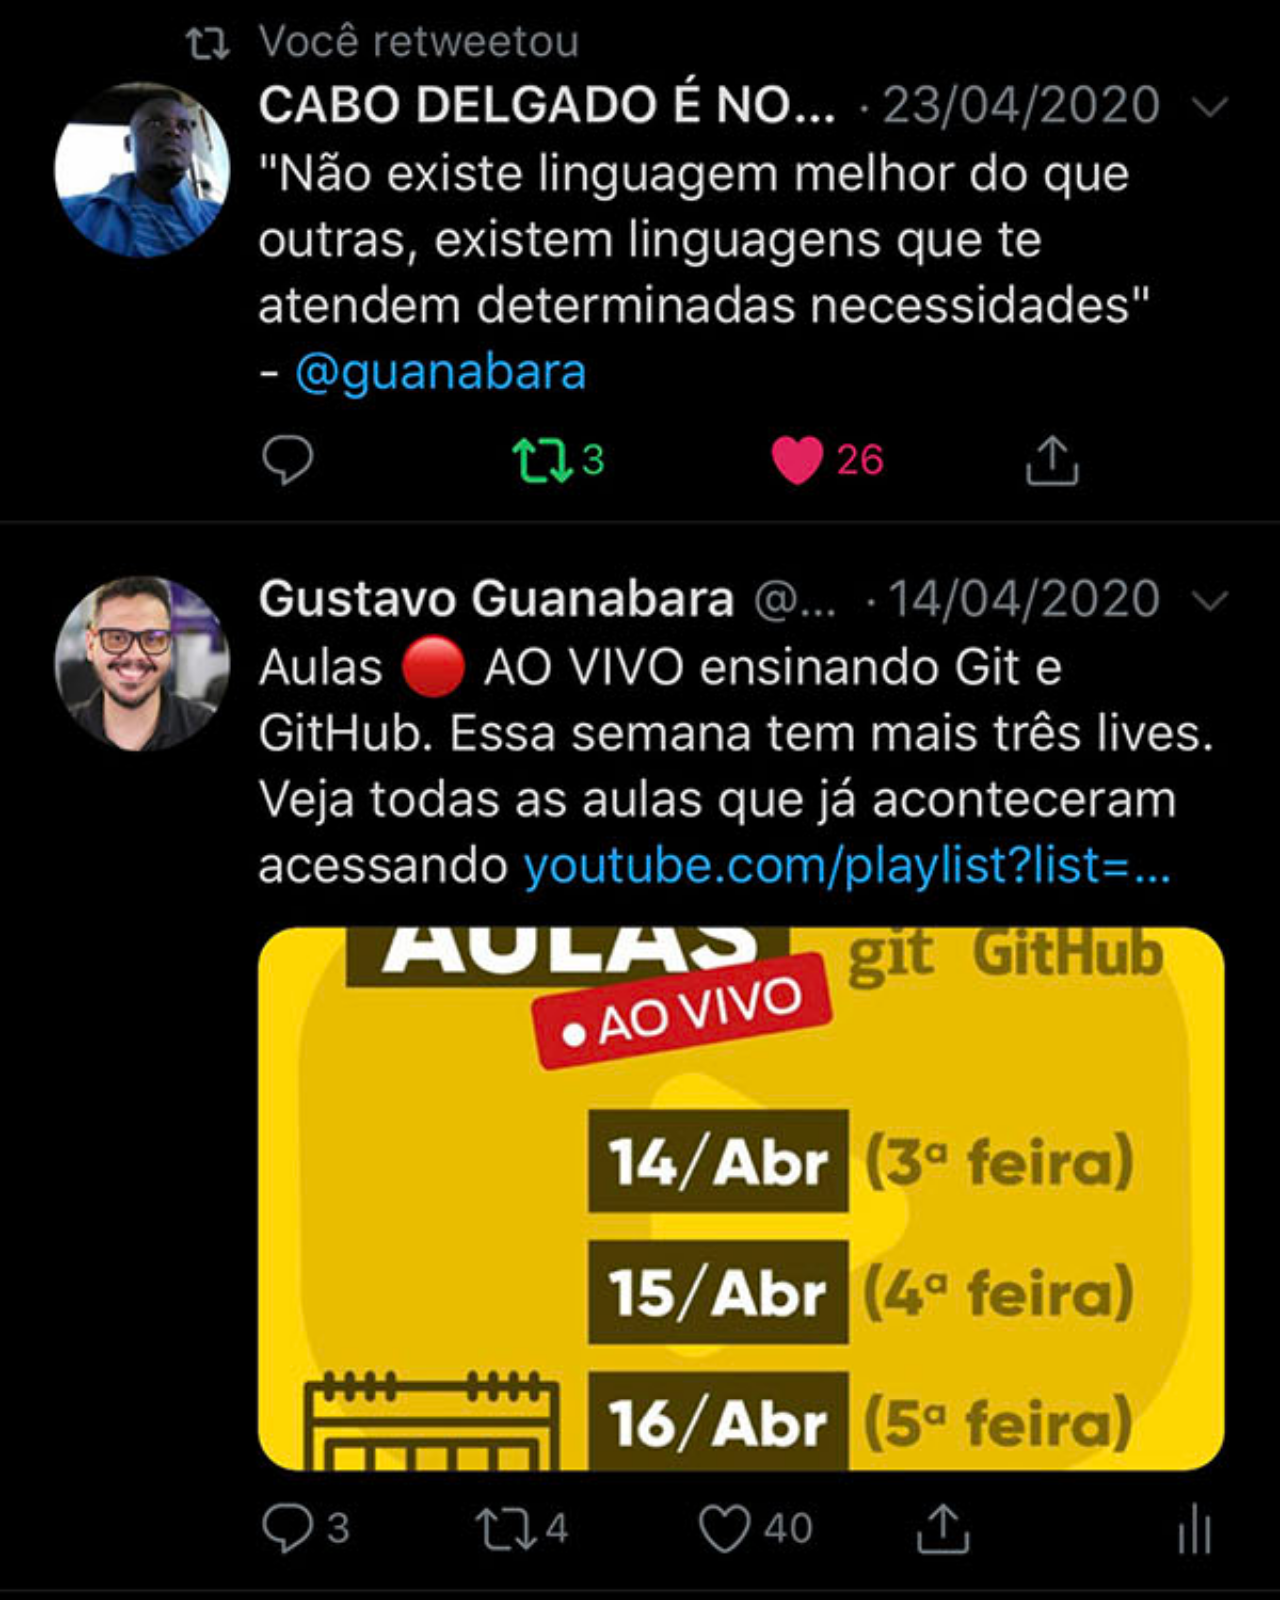
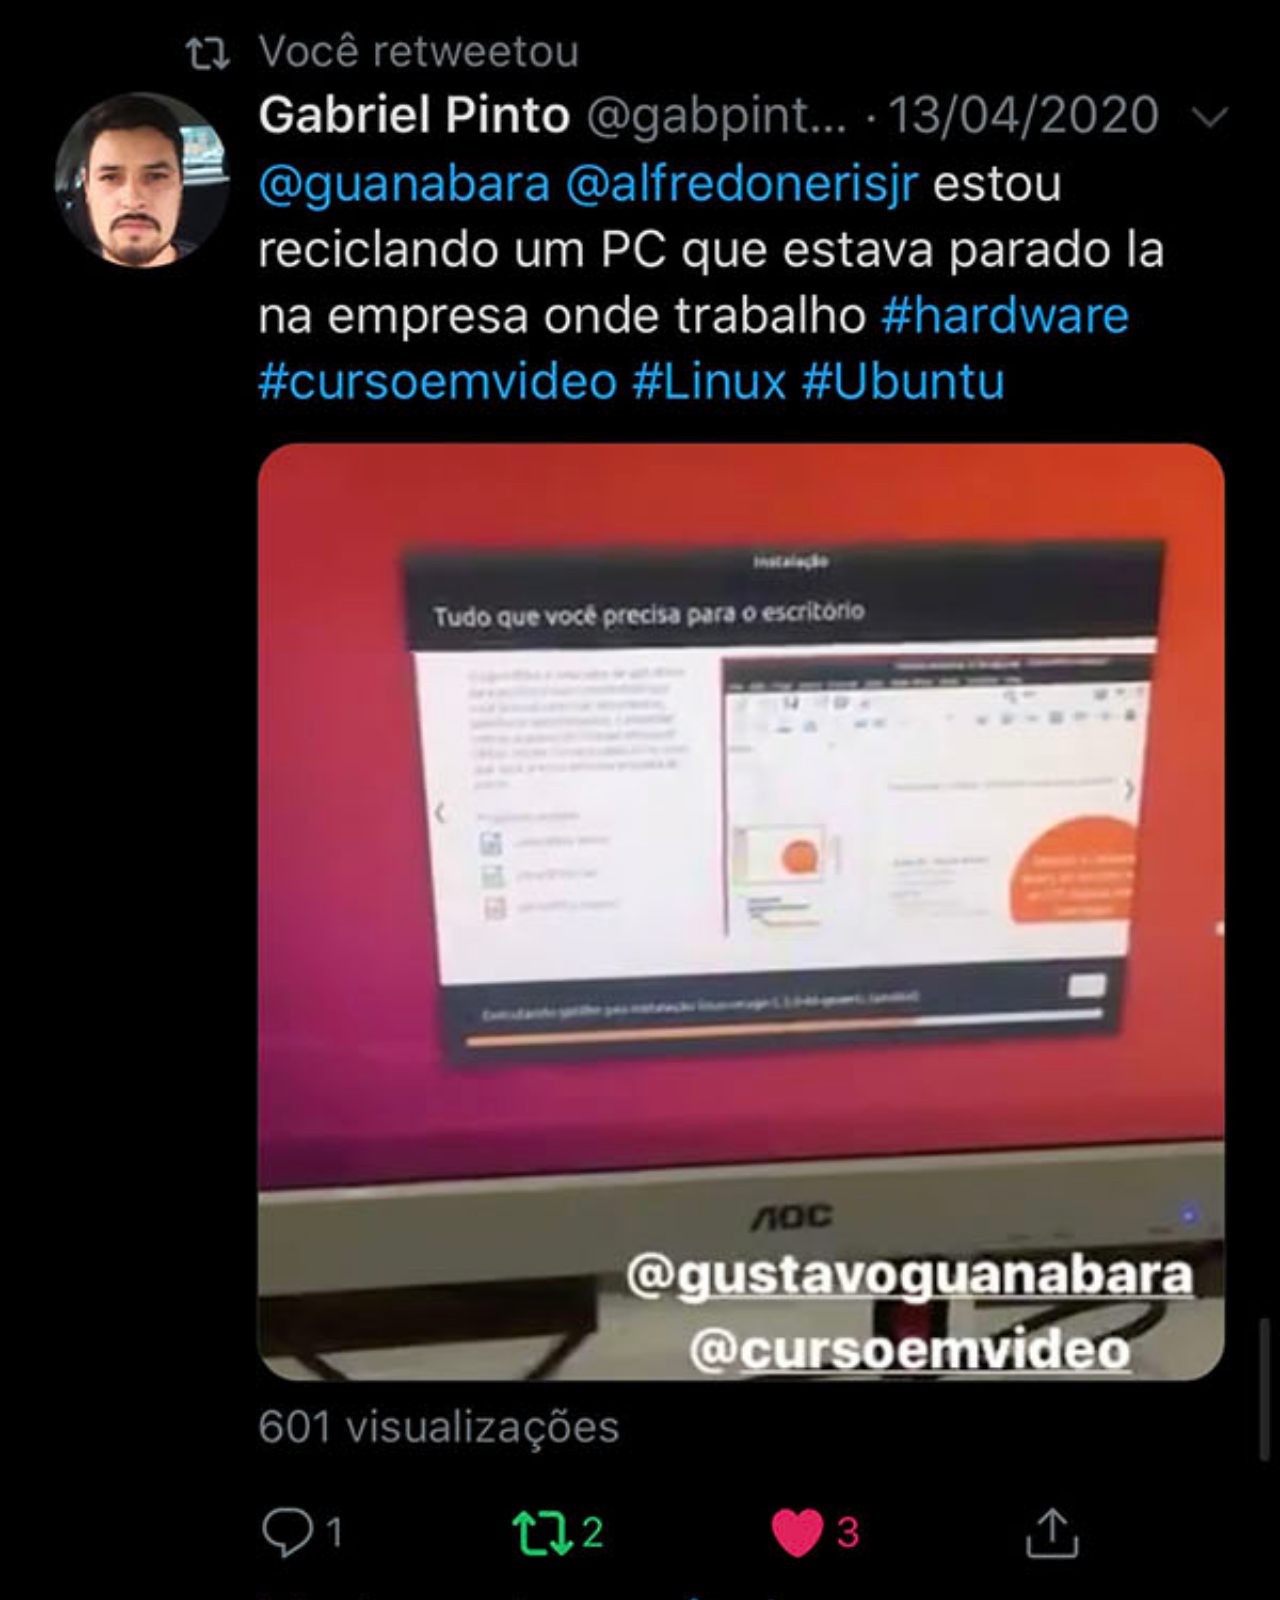
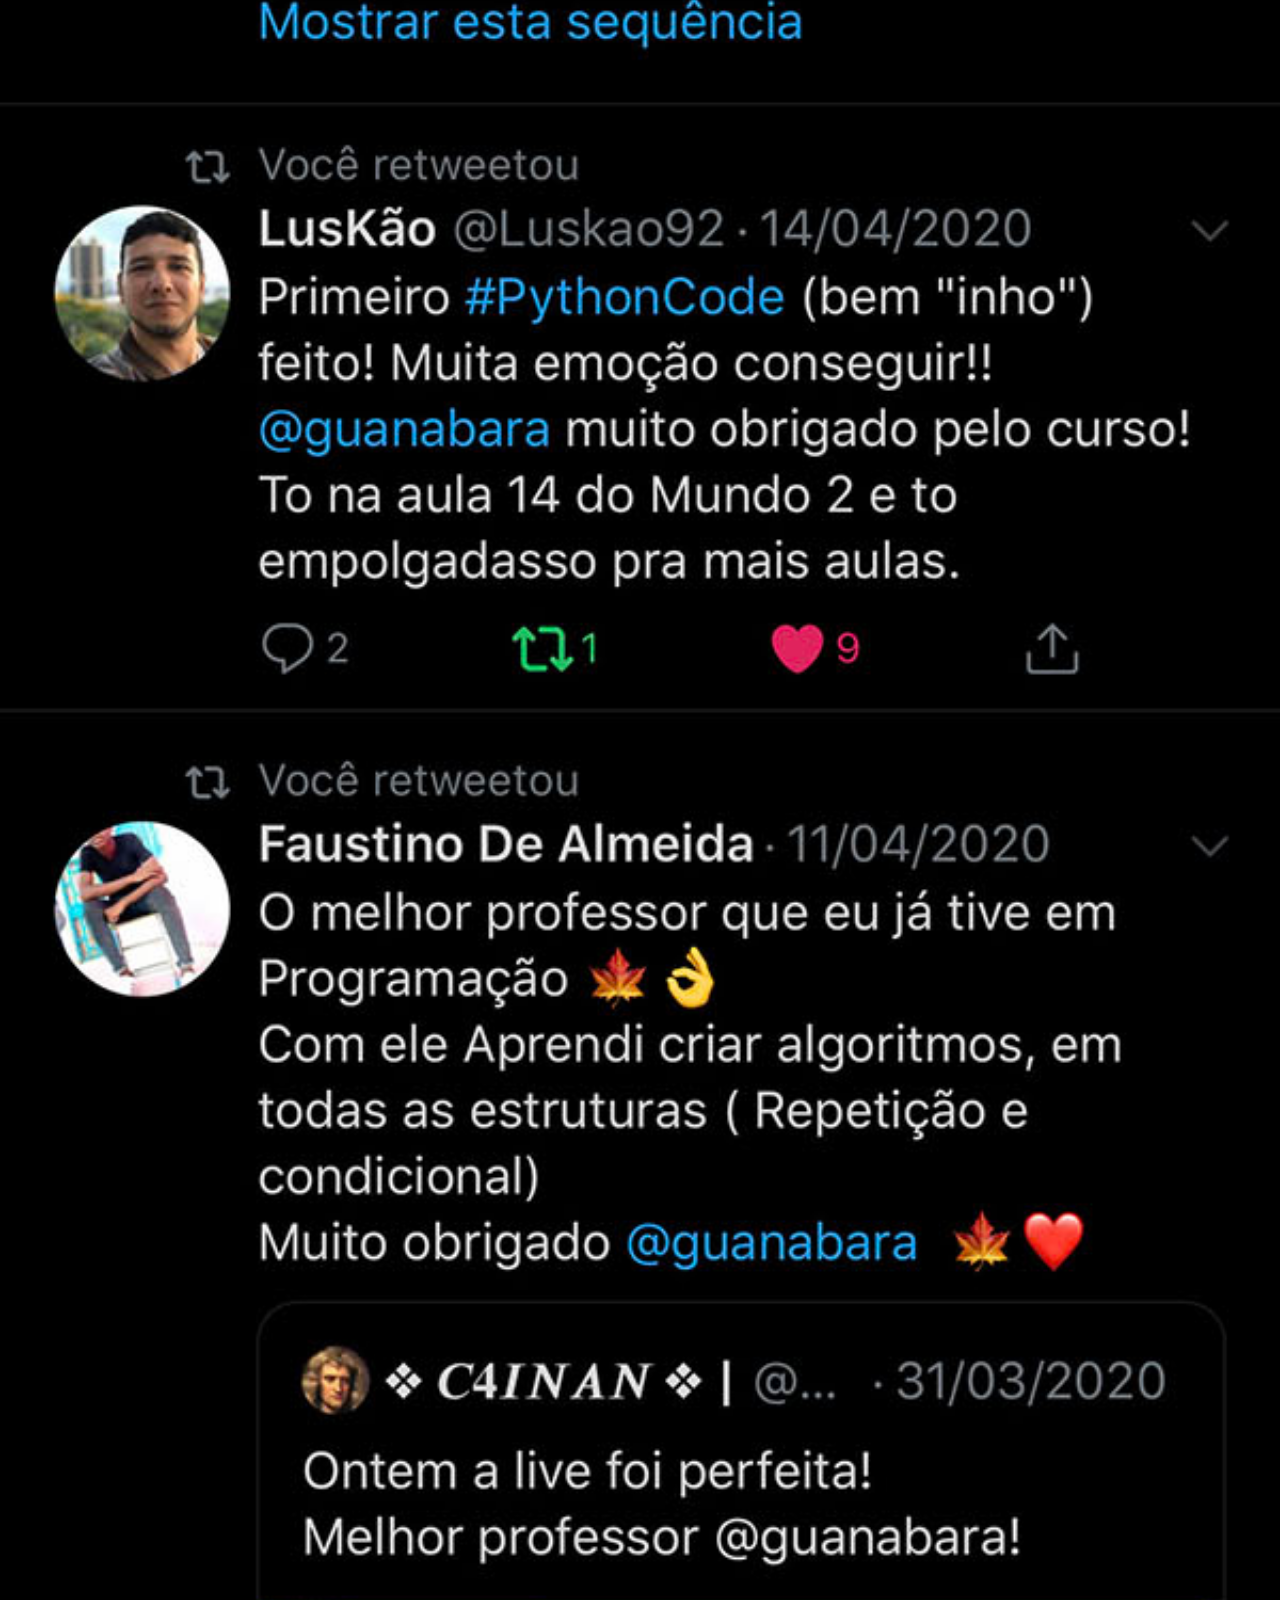
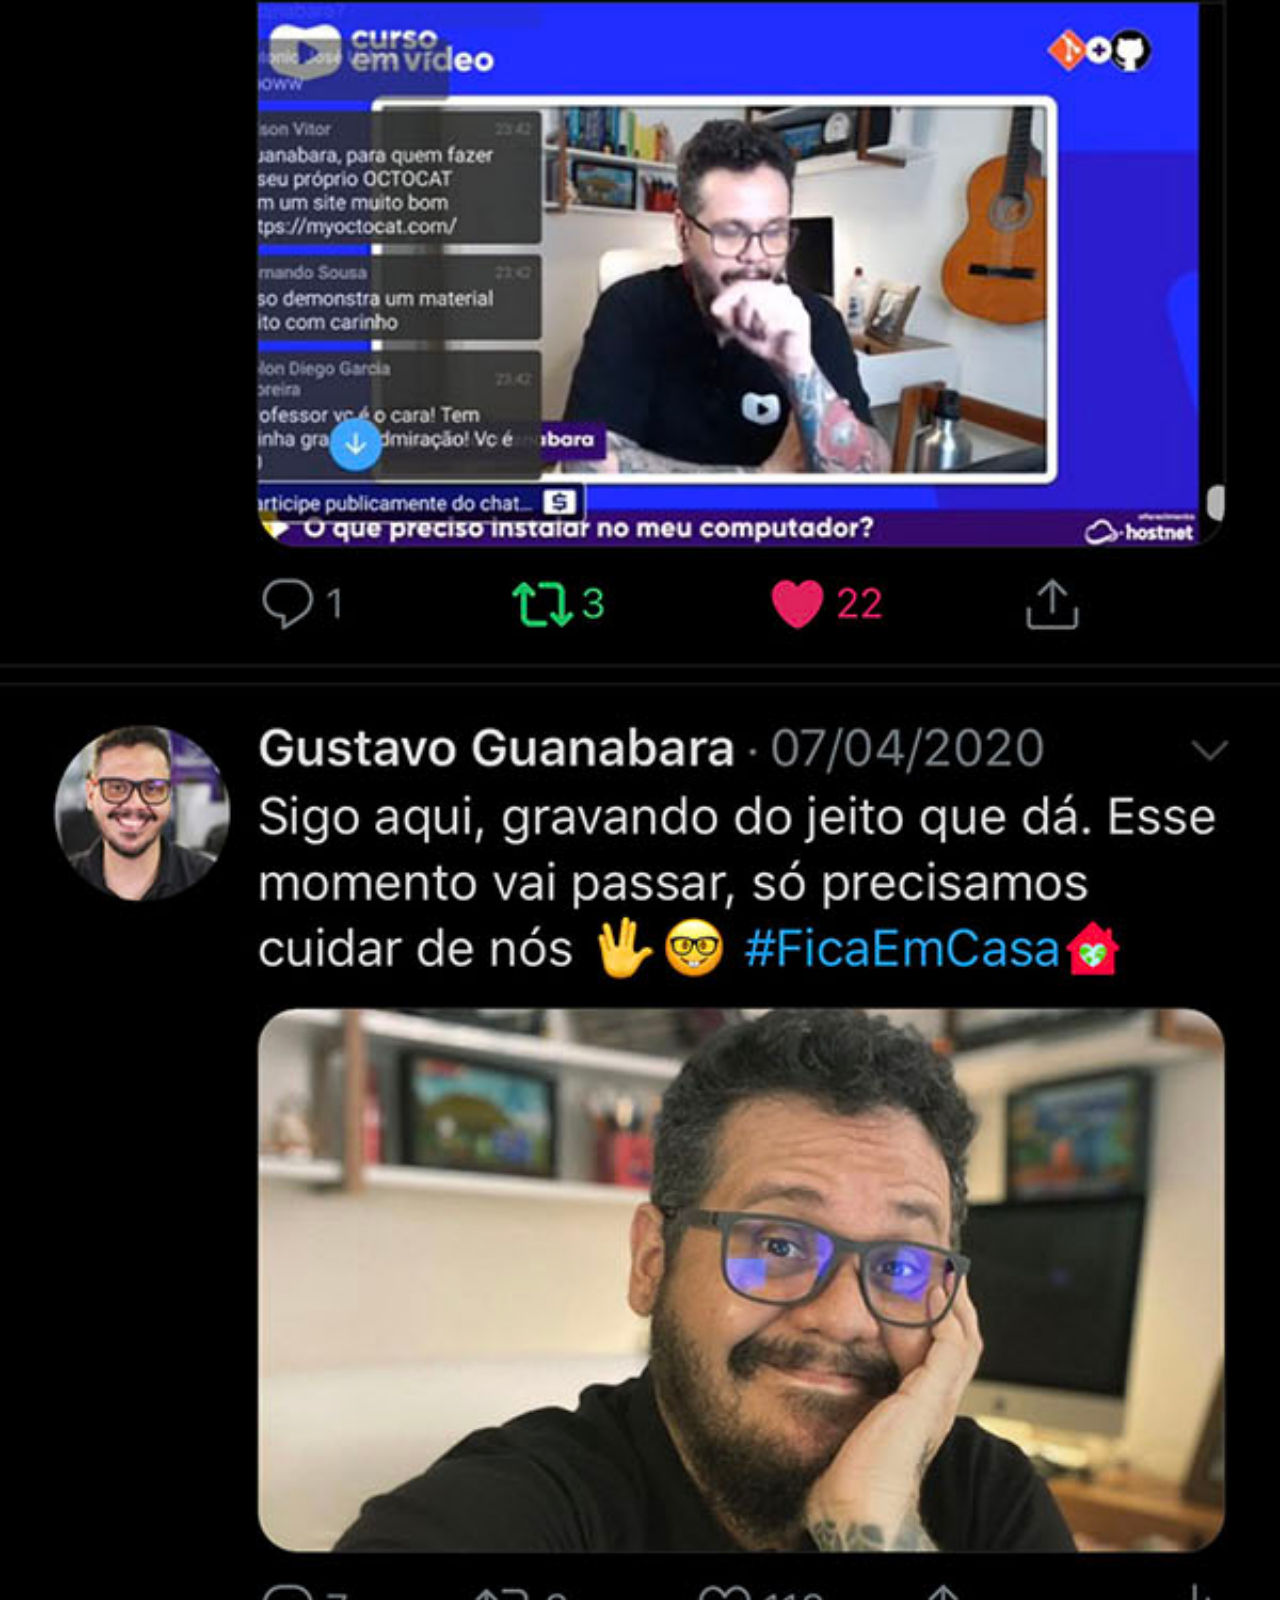
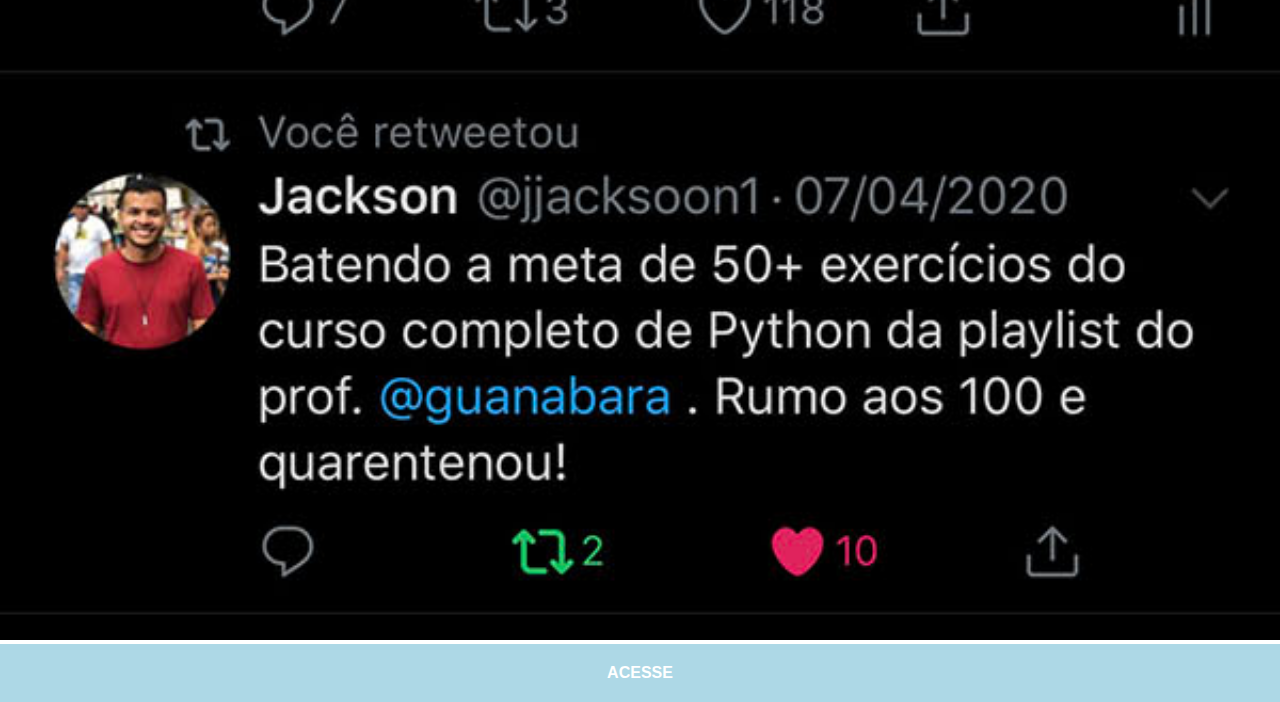
<file: twitter.html>
<!DOCTYPE html>
<html lang="pt-br">
<head>
  <meta charset="UTF-8">
  <meta http-equiv="X-UA-Compatible" content="IE=edge">
  <meta name="viewport" content="width=device-width, initial-scale=1.0">
  <link rel="stylesheet" href="estilos/style2.css">
  <title>Twitter</title>
  <style>
    a {
      background-color: lightblue;
    }
  </style>
</head>
<body>
  <img src="imagens/tela-twitter.jpg" alt="#">
  <a href="https://twitter.com" target="_blank">ACESSE</a>
</body>
</html>
</file>
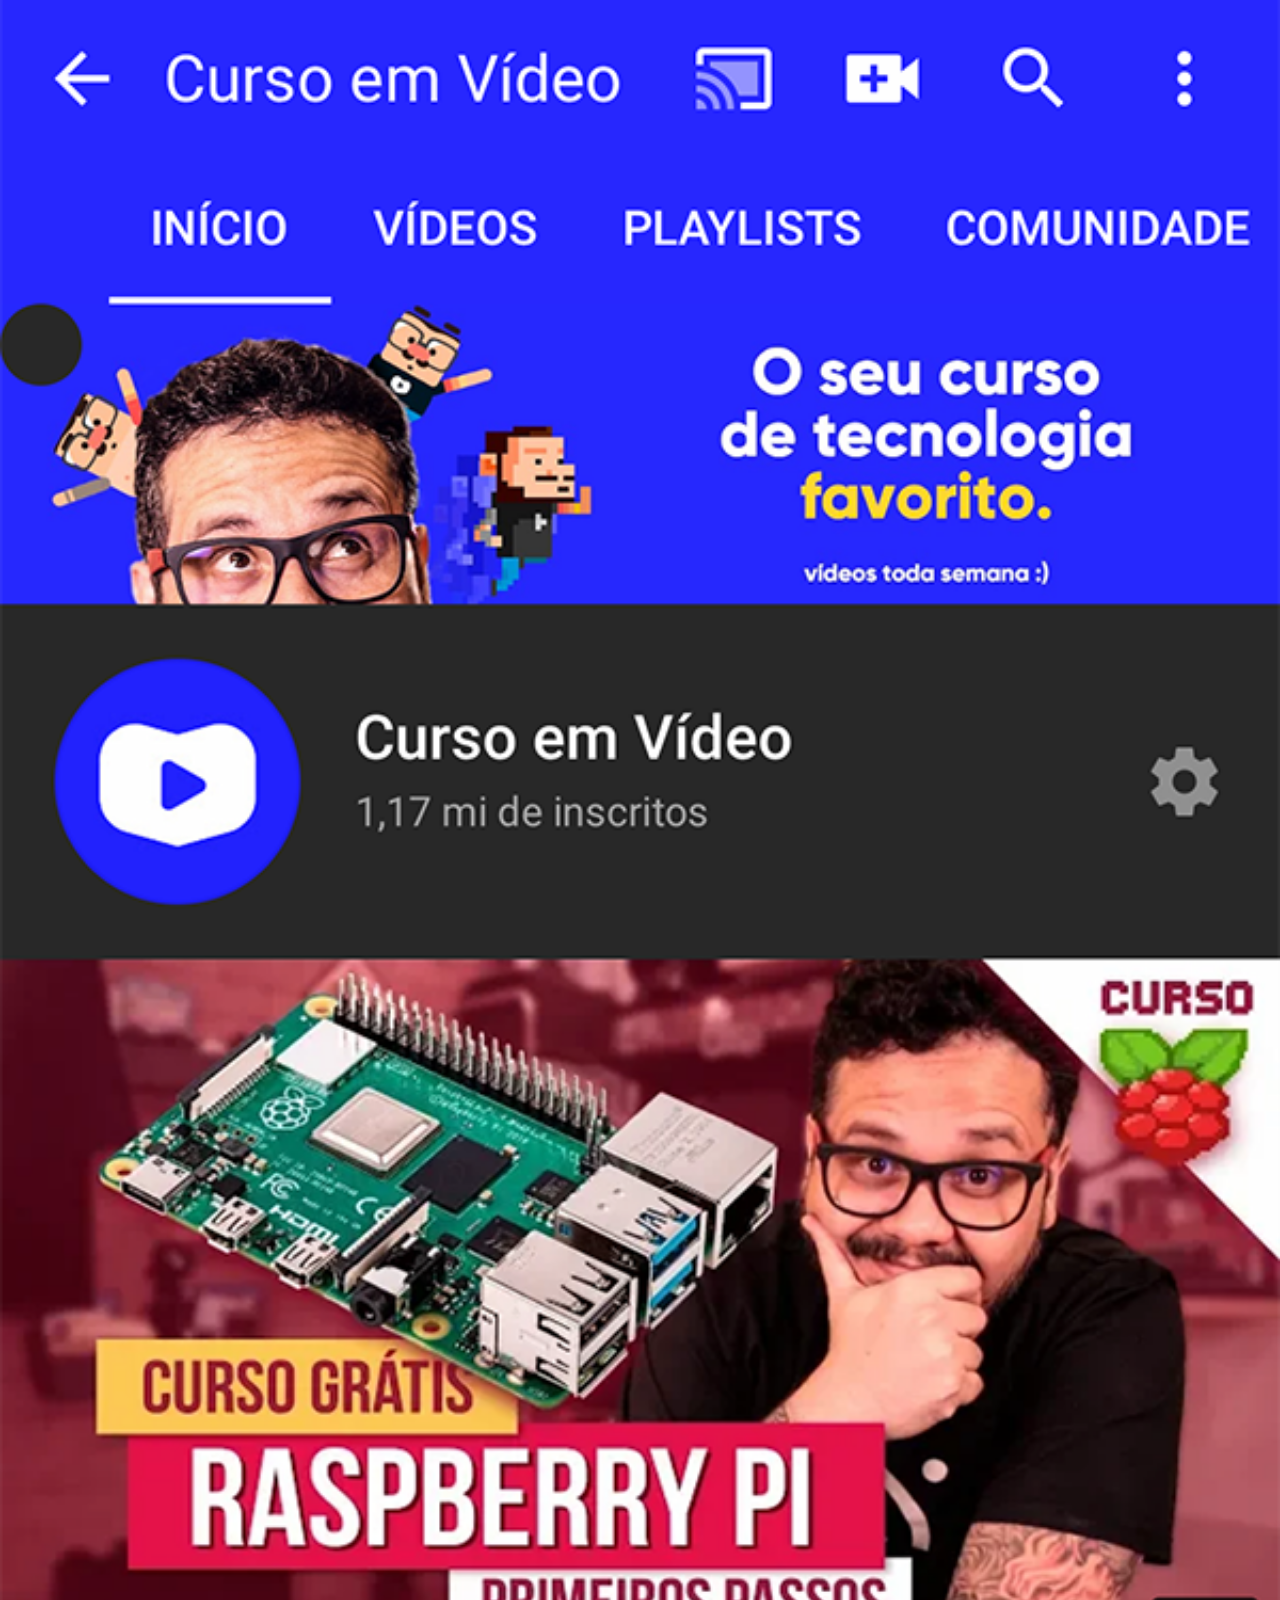
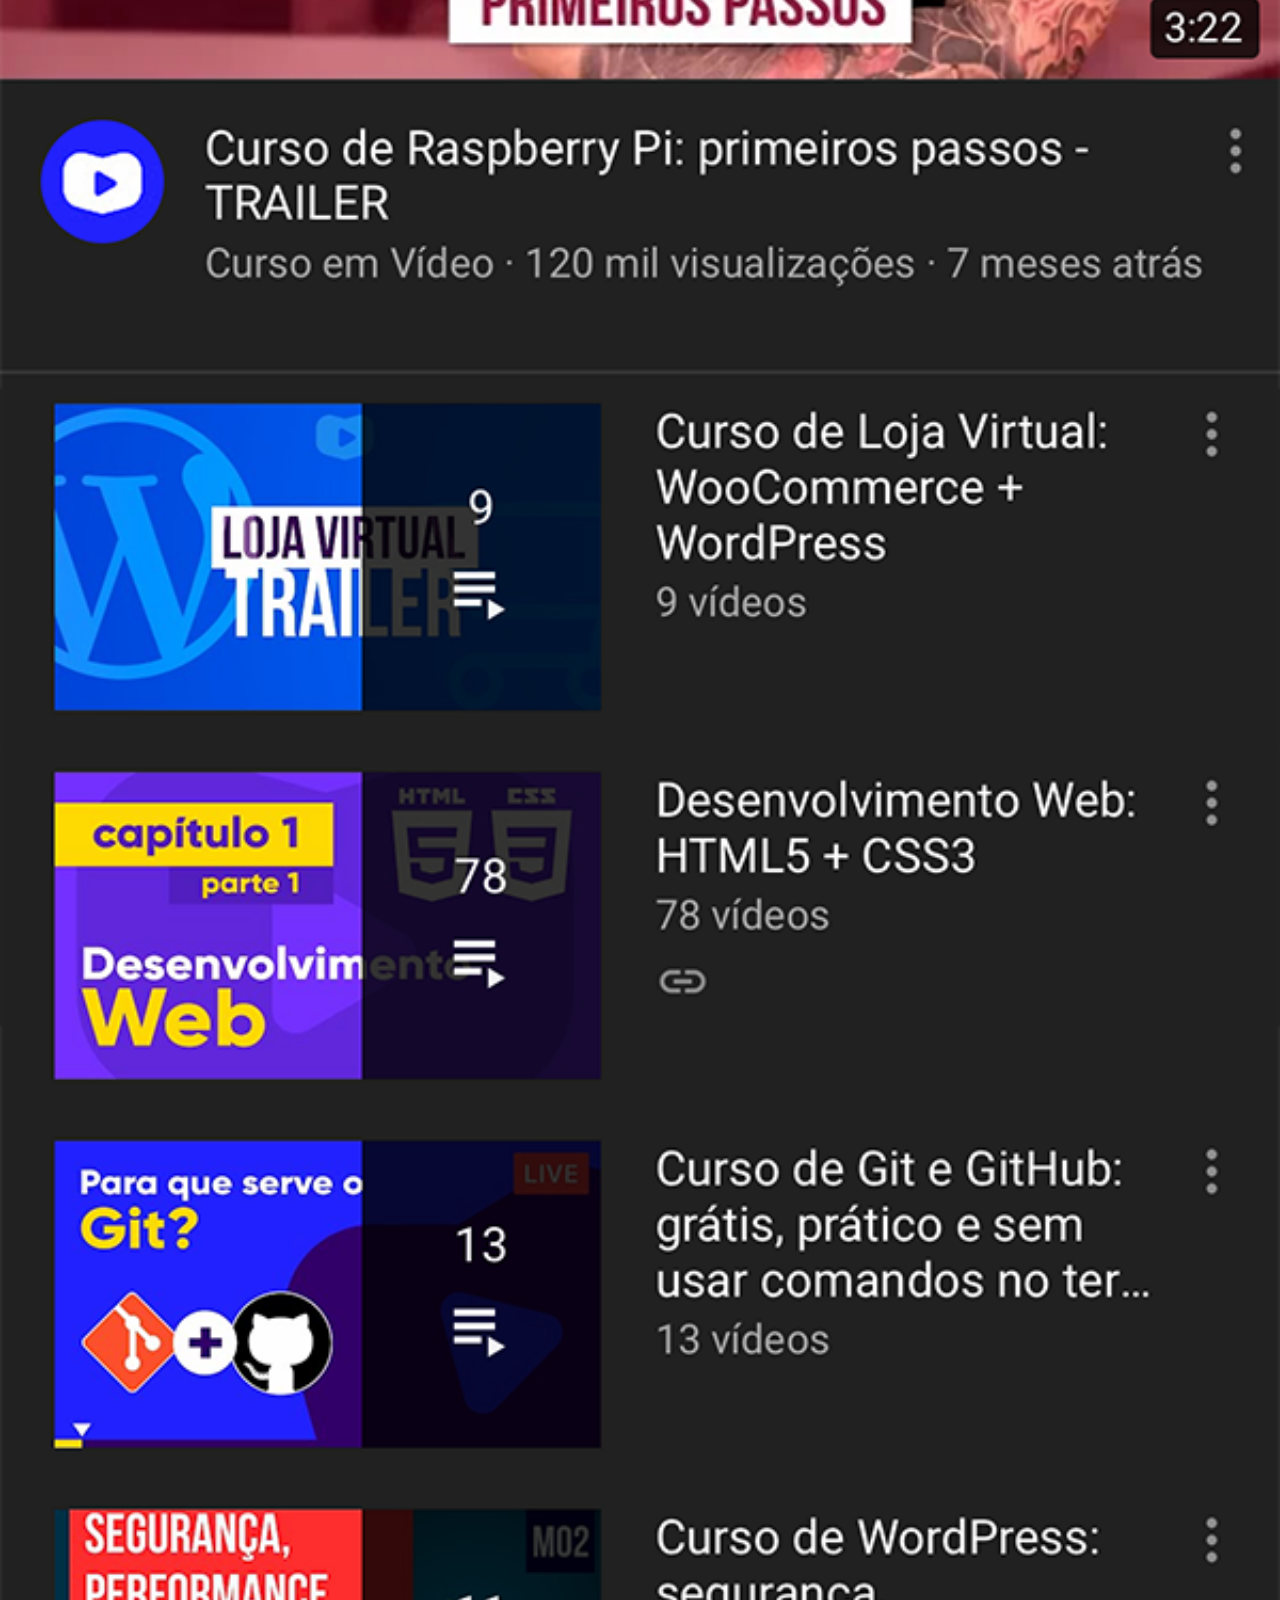
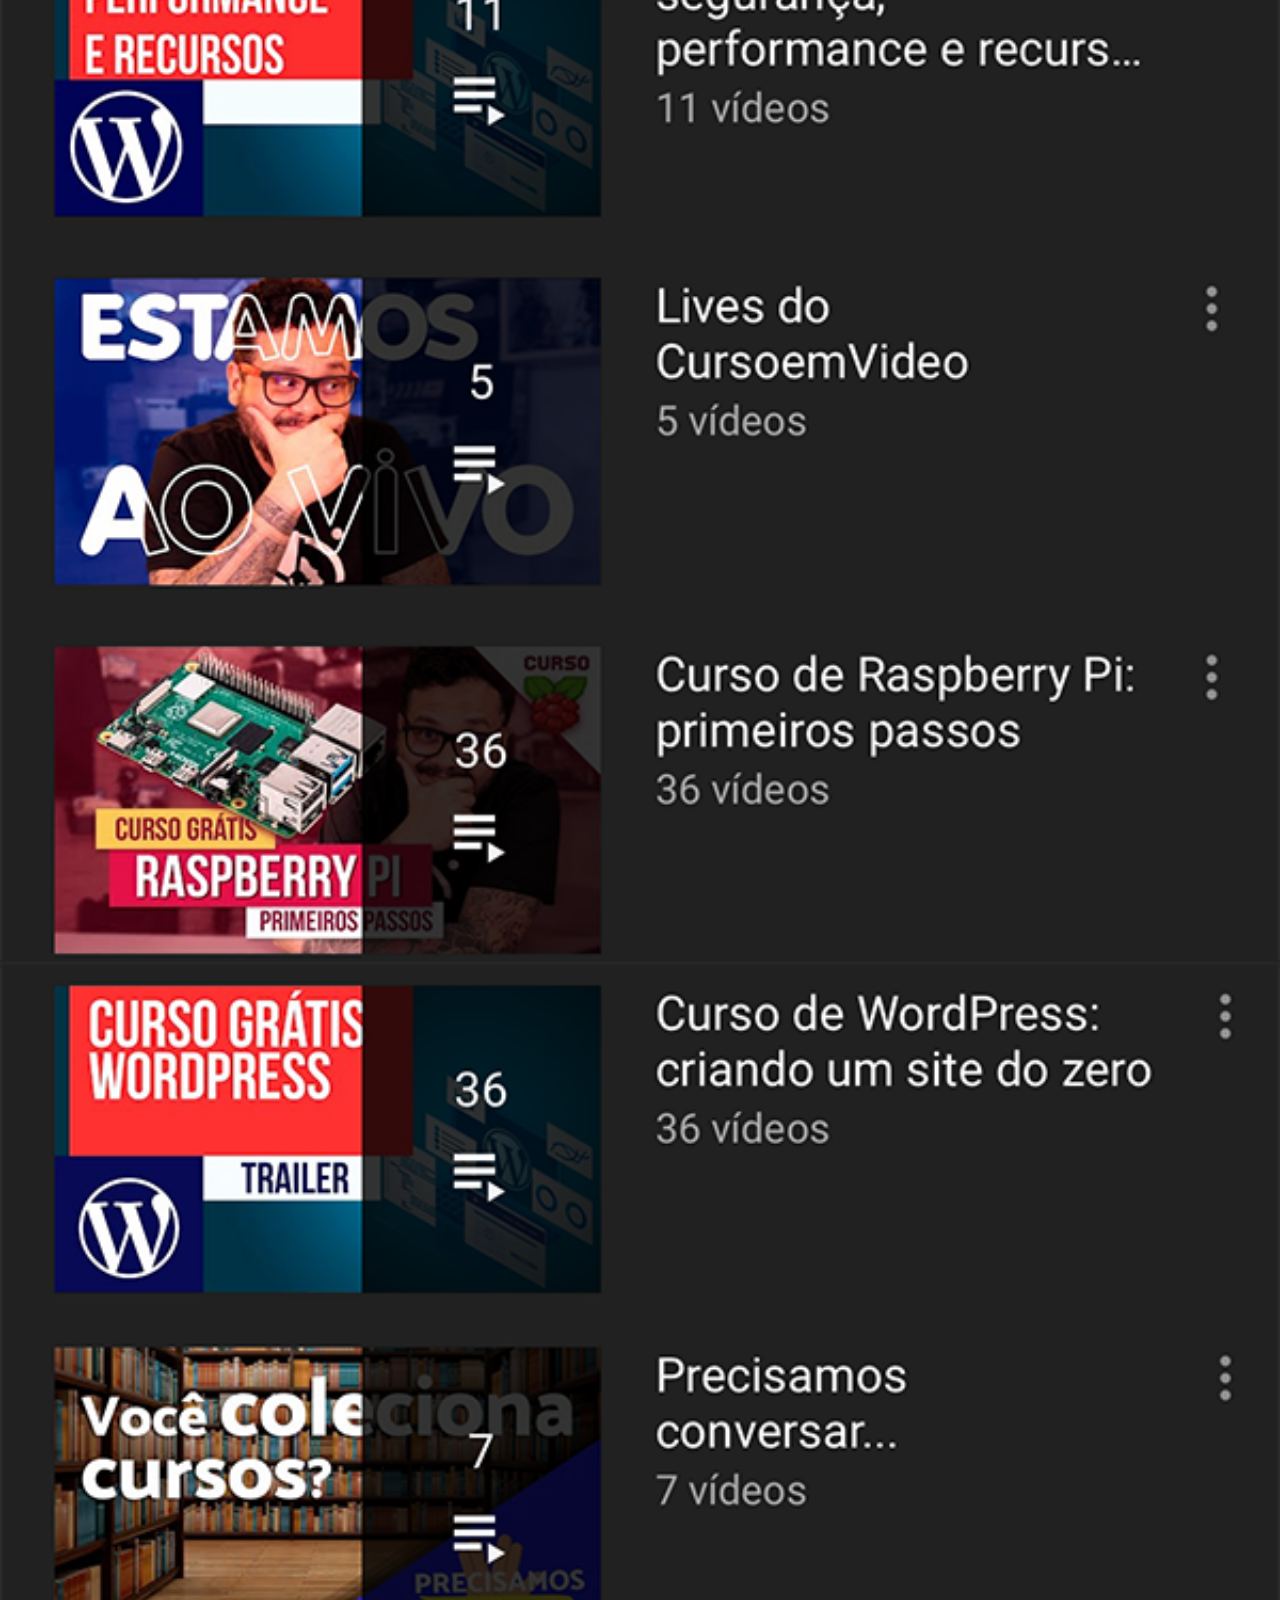
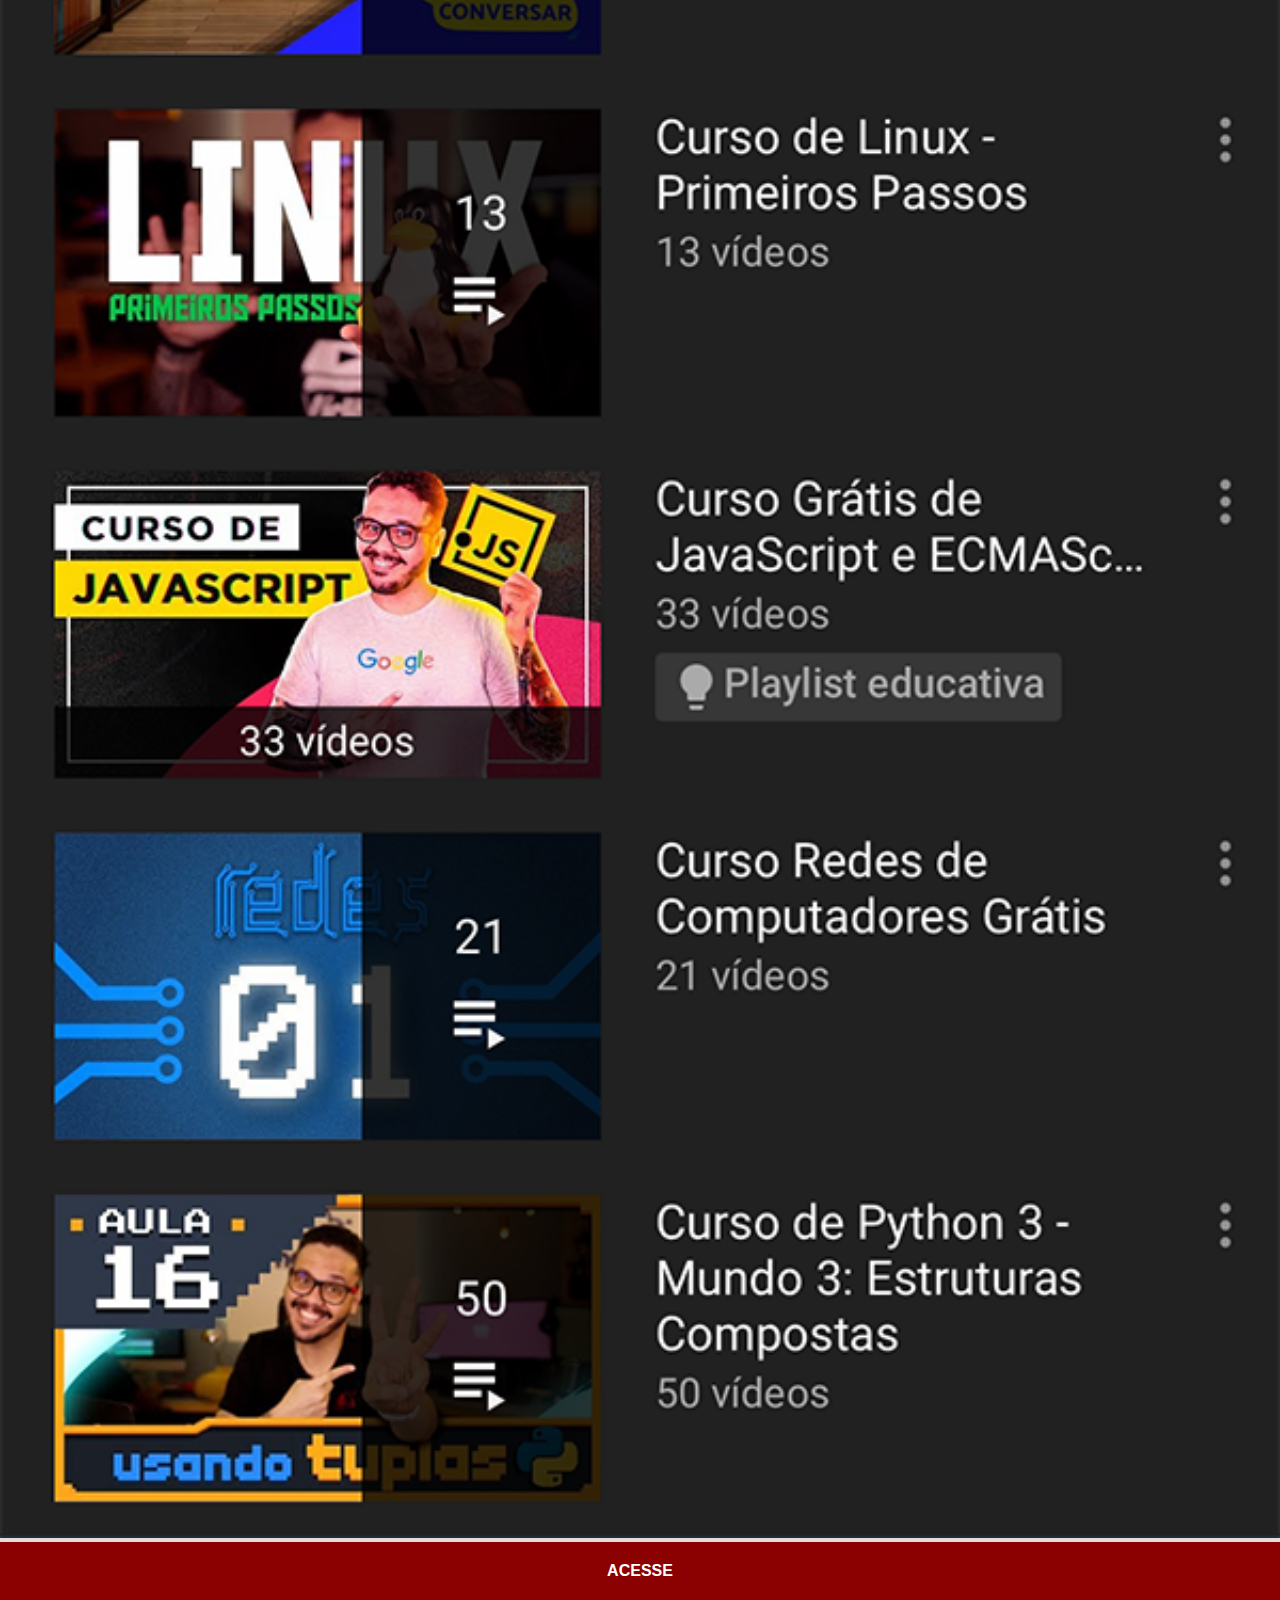
<file: youtube.html>
<!DOCTYPE html>
<html lang="pt-br">
<head>
  <meta charset="UTF-8">
  <meta http-equiv="X-UA-Compatible" content="IE=edge">
  <meta name="viewport" content="width=device-width, initial-scale=1.0">
  <link rel="stylesheet" href="estilos/style2.css">
  <title>Youtube</title>
  <style>
    body{
      background-color: rgba(0, 0, 0, 0.13);
    }
  </style>
</head>
<body>
    <img src="imagens/tela-youtube.png" alt="#">
    <a href="https://www.youtube.com/@CursoemVideo/playlists">ACESSE</a>
</body>
</html>
</file>
<file: estilos/style.css>
@charset "UTF-8";

* {
  margin: 0px;
  padding: 0px;
}

html,body{
  height: 100vh;
  width: 100vw;
  background-color: black;
}

body{
  background: url(../imagens/fundo-madeira.jpg) no-repeat top center fixed;
  background-size: cover;
}

main {
  position: relative;
  height: 100vh;
  
}

section.celular {
  position: absolute;
  top: 50%;
  left: 50%;
  transform: translate(-50%,-50%);
  width: 311px;
  height: 627px;
  background: url(../imagens/frame-iphone.png) no-repeat top center;
}

.tela {
  position: absolute;
  top: 81px;
  left: 23px;
  width: 265px;
  height: 469px;
}

.apps {
  text-align: right;
}

.apps img {
  margin: 10px;
  width: 50px;
  border-radius: 50%;
  box-shadow: 2px 2px 5px black;
  box-sizing: border-box;
}

.apps img:hover{
  transform: translate(-3px,-3px);
  border: 2px solid rgba(255, 255, 255, 0.493);
  box-shadow: 5px 5px 10px black;
  transition: transform 0.2s;
}
</file>
<file: estilos/style2.css>
@charset "UTF-8";
* {
  margin: 0px;
  padding: 0px; 
  font-family: Arial, Helvetica, sans-serif; 
  }


  ::-webkit-scrollbar {
    width: 0px;
    height: 0px;
  }

  img{
    width: 100vw;
  }

  a{
    display: block;
    background-color: darkred;
    color:white;
    padding: 20px;
    text-align: center;
    text-decoration: none;
    font-weight: bold;
  }

  a:hover{
    text-decoration: underline;
  }
</file>
